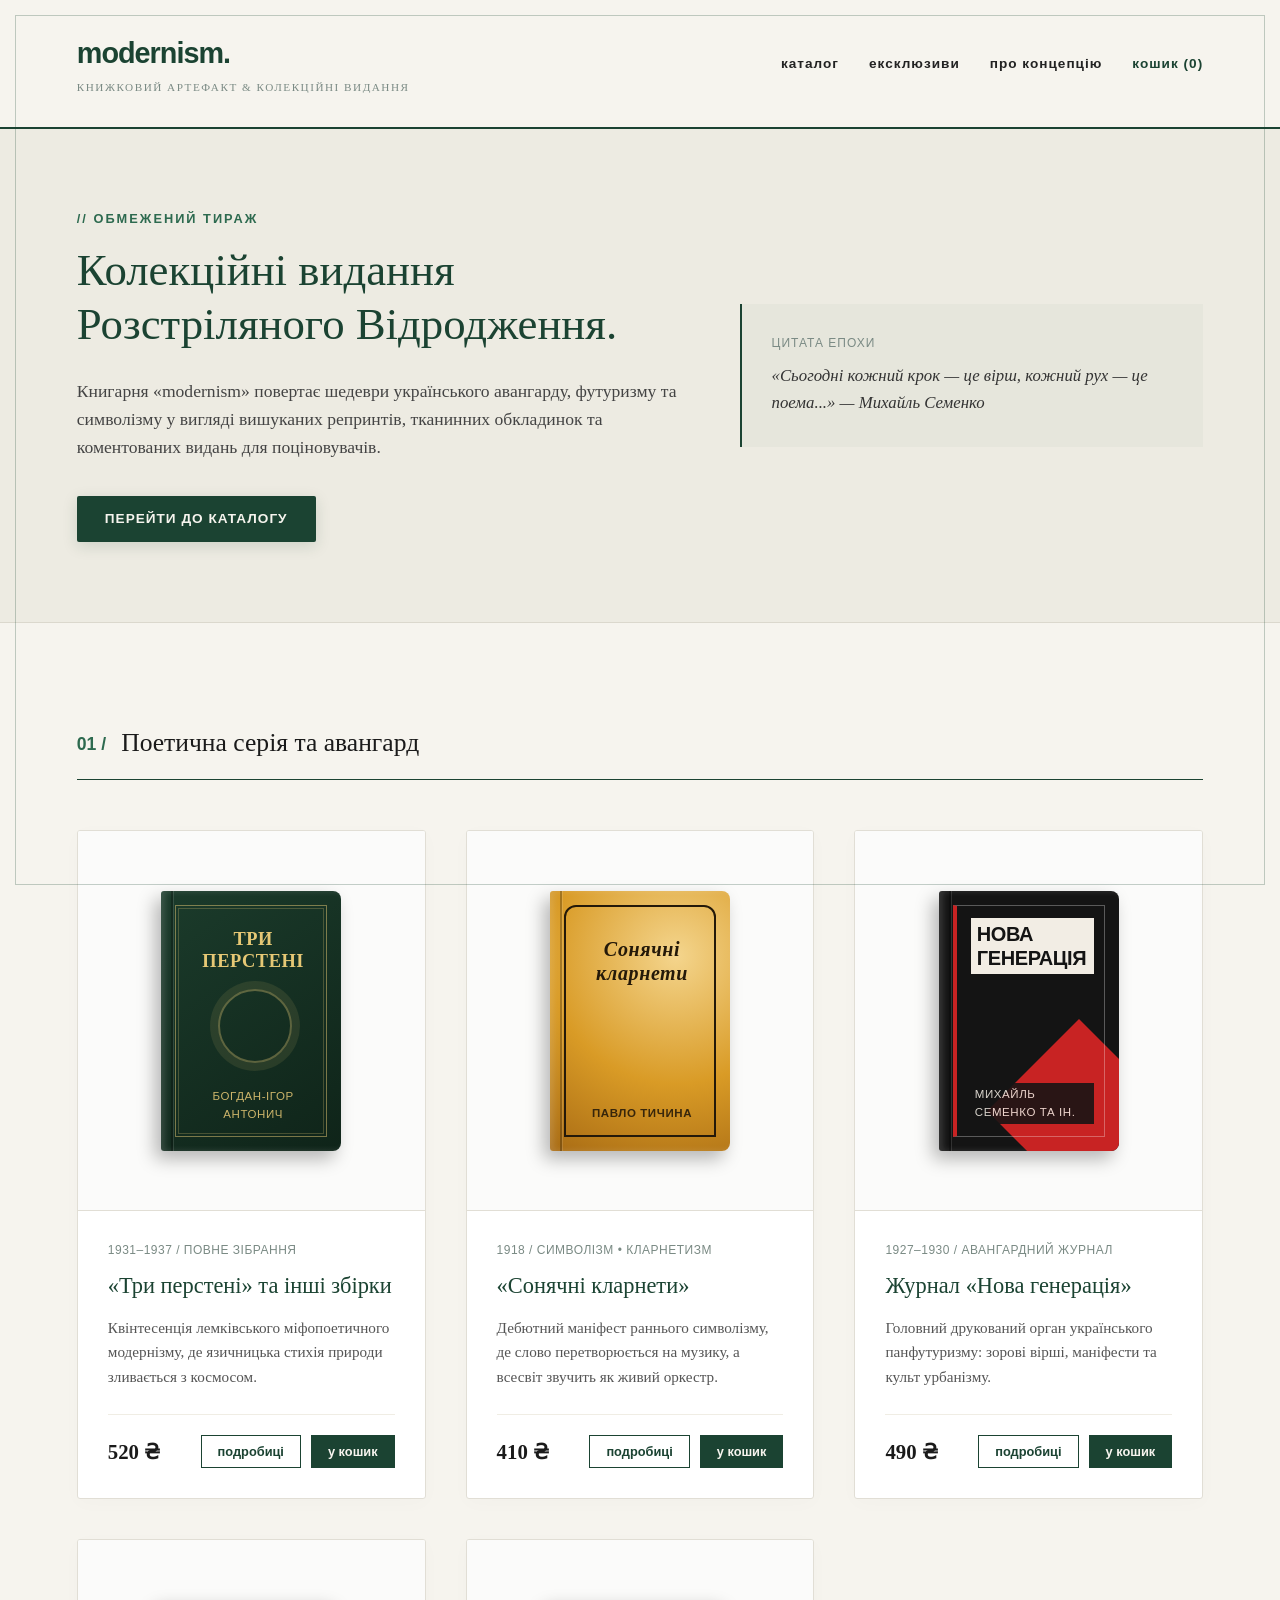
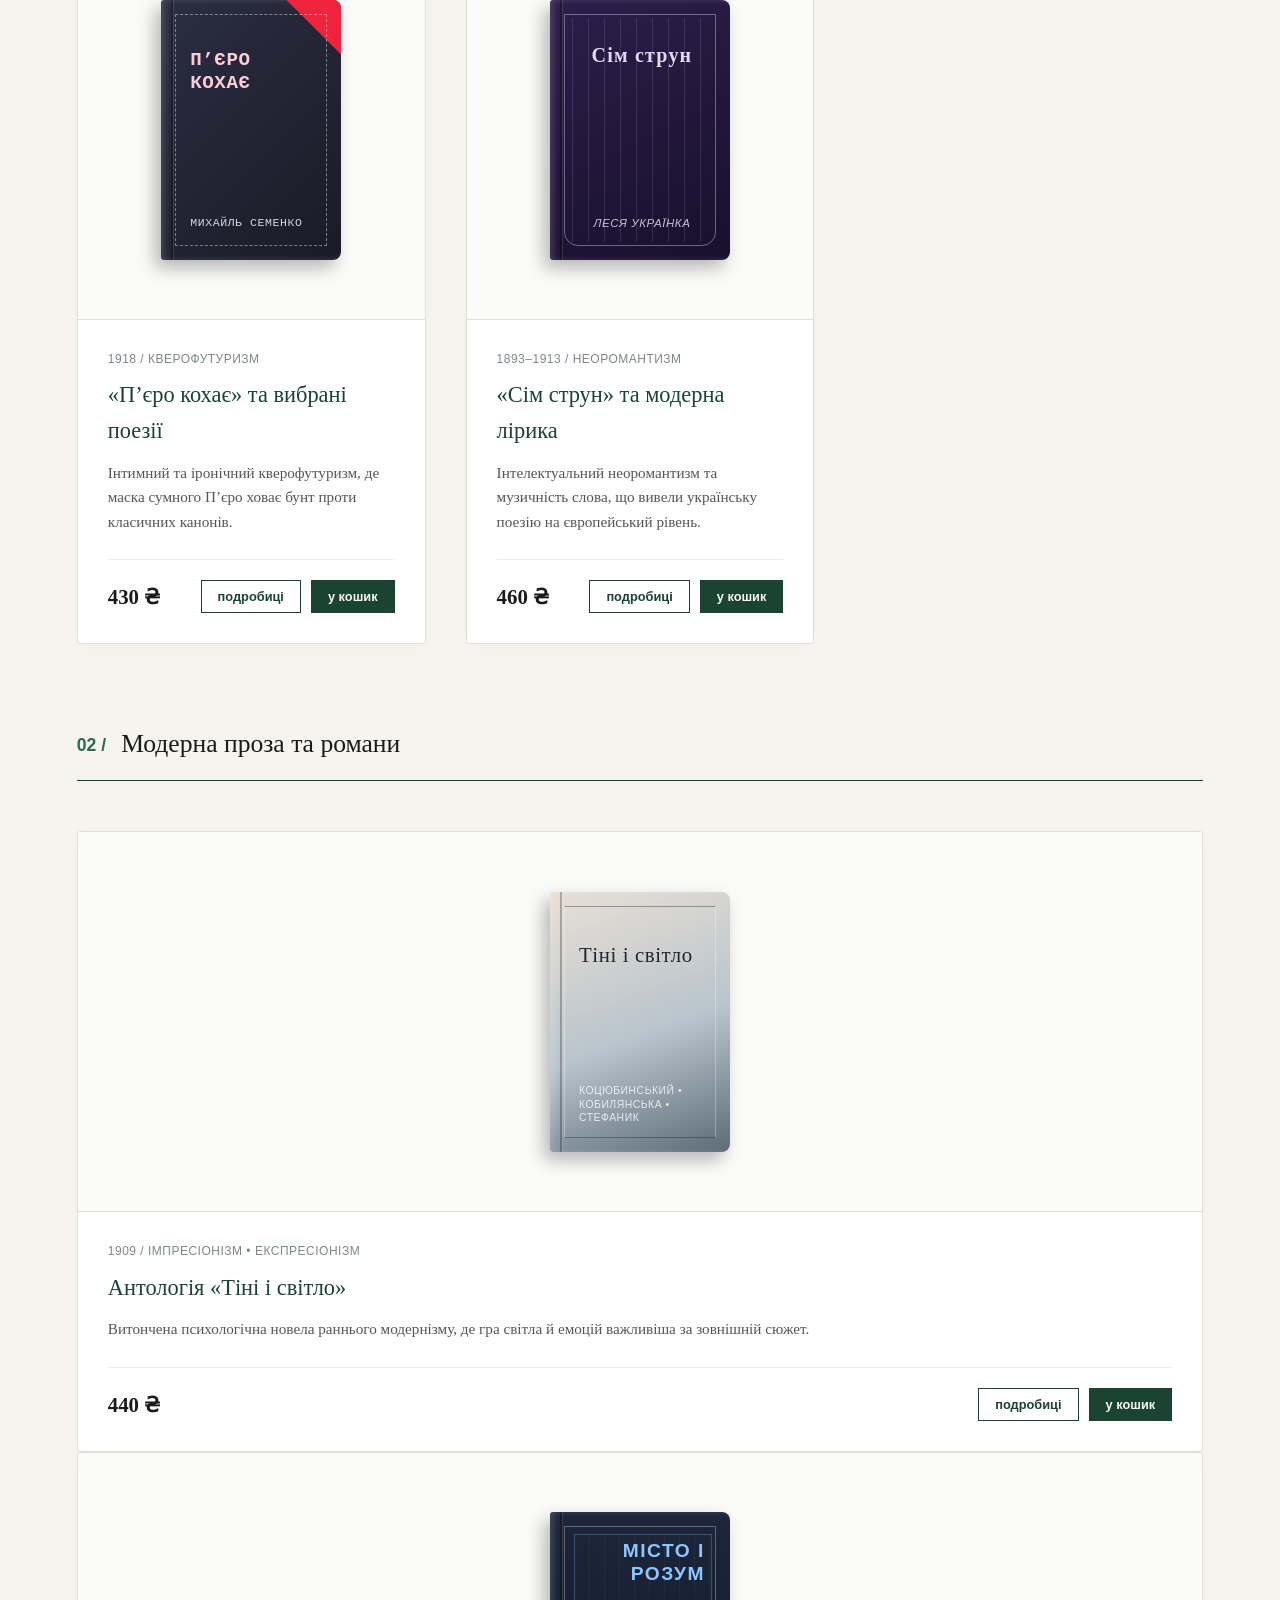
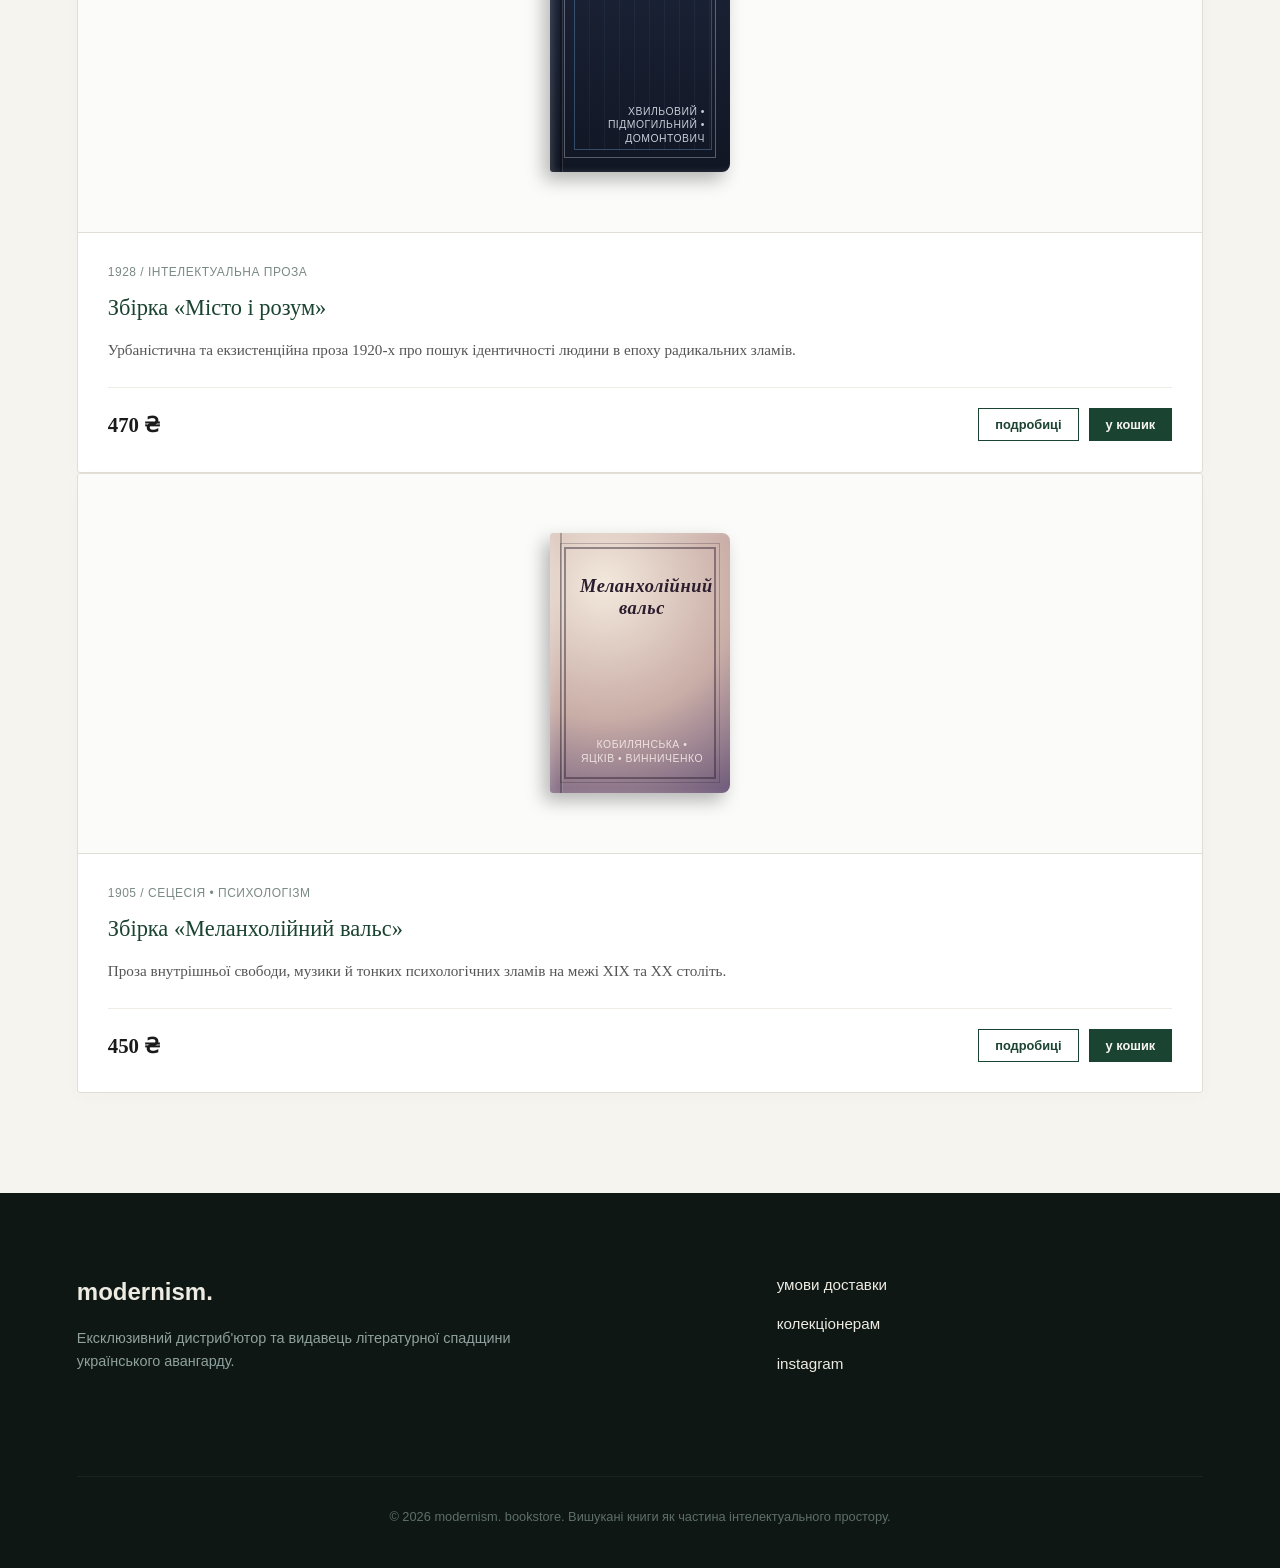
<file: index.html>
<!DOCTYPE html>
<html lang="uk">
<head>
    <meta charset="UTF-8">
    <meta name="viewport" content="width=device-width, initial-scale=1.0">
    <title>modernism | Магазин колекційних видань українського модернізму</title>
    <link rel="stylesheet" href="style.css">
</head>
<body>

    <div class="page-border"></div>

    <header>
        <div class="container header-flex">
            <div class="brand-zone">
                <a href="#" class="logo">modernism.</a>
                <span class="sub-logo">книжковий артефакт & колекційні видання</span>
            </div>
            <nav>
                <ul class="nav-links">
                    <li><a href="#catalog">каталог</a></li>
                    <li><a href="#exclusives">ексклюзиви</a></li>
                    <li><a href="#about">про концепцію</a></li>
                    <li><a href="cart.html" class="cart-link">кошик <span class="cart-count">(0)</span></a></li>
                </ul>
            </nav>
        </div>
    </header>

    <section class="hero-section" id="about">
        <div class="container hero-grid">
            <div class="hero-statement">
                <span class="catalog-tag">// обмежений тираж</span>
                <h1>Колекційні видання Розстріляного Відродження.</h1>
                <p>Книгарня «modernism» повертає шедеври українського авангарду, футуризму та символізму у вигляді вишуканих репринтів, тканинних обкладинок та коментованих видань для поціновувачів.</p>
                <a href="#catalog" class="cta-btn">перейти до каталогу</a>
            </div>
            <div class="hero-quote-box">
                <span class="quote-title">цитата епохи</span>
                <p class="quote-text">«Сьогодні кожний крок — це вірш, кожний рух — це поема...» — Михайль Семенко</p>
            </div>
        </div>
    </section>
    <main class="store-catalog" id="catalog">
        <div class="container">
            
            <div class="catalog-header">
                <span class="section-num">01 /</span>
                <h2>Поетична серія та авангард</h2>
            </div>
            
            <div class="products-grid">
                
<!-- Картка 1: Богдан-Ігор Антонич -->
<article class="product-card">
    <div class="product-image-box">
        <div class="book-cover cover-1">
            <div class="cover-inner">
                <span class="cover-title">Три перстені</span>
                <span class="cover-author">Богдан-Ігор Антонич</span>
            </div>
        </div>
    </div>
    <div class="product-info">
        <span class="product-meta">1931–1937 / повне зібрання</span>
        <h3 class="product-title">«Три перстені» та інші збірки</h3>
        <div class="product-description">
            <p class="short-text">Квінтесенція лемківського міфопоетичного модернізму, де язичницька стихія природи зливається з космосом.</p>
            <p class="full-text">Повне зібрання прижиттєвих та посмертних збірок Антонича («Привітання життя», «Три перстені», «Книга Лева», «Зелена Євангелія», «Ротації»). Видання доповнене архівними коментарями, шведським кремовим папером, тканинною палітуркою з золотим тисненням та реставрованими гравюрами 1930-х років.</p>
        </div>
        <div class="product-footer">
            <span class="price">520 ₴</span>
            <div class="action-buttons">
                <button class="details-btn">подробиці</button>
                <button class="buy-btn">у кошик</button>
            </div>
        </div>
    </div>
</article>

<!-- Картка 2: Павло Тичина -->
<article class="product-card">
    <div class="product-image-box">
        <div class="book-cover cover-2">
            <div class="cover-inner">
                <span class="cover-title">Сонячні кларнети</span>
                <span class="cover-author">Павло Тичина</span>
            </div>
        </div>
    </div>
    <div class="product-info">
        <span class="product-meta">1918 / символізм • кларнетизм</span>
        <h3 class="product-title">«Сонячні кларнети»</h3>
        <div class="product-description">
            <p class="short-text">Дебютний маніфест раннього символізму, де слово перетворюється на музику, а всесвіт звучить як живий оркестр.</p>
            <p class="full-text">Колекційне перевидання легендарної збірки, що змінила українську поезію. Збережено автентичну орфографію та ритміку першодруку 1918 року. Книга надрукована на дизайнерському текстурованому папері з репродукціями сецесійних віньєток та примітками літературознавців.</p>
        </div>
        <div class="product-footer">
            <span class="price">410 ₴</span>
            <div class="action-buttons">
                <button class="details-btn">подробиці</button>
                <button class="buy-btn">у кошик</button>
            </div>
        </div>
    </div>
</article>

<!-- Картка 3: Журнал «Нова генерація» -->
<article class="product-card">
    <div class="product-image-box">
        <div class="book-cover cover-3">
            <div class="cover-inner">
                <span class="cover-title">Нова генерація</span>
                <span class="cover-author">Михайль Семенко та ін.</span>
            </div>
        </div>
    </div>
    <div class="product-info">
        <span class="product-meta">1927–1930 / авангардний журнал</span>
        <h3 class="product-title">Журнал «Нова генерація»</h3>
        <div class="product-description">
            <p class="short-text">Головний друкований орган українського панфутуризму: зорові вірші, маніфести та культ урбанізму.</p>
            <p class="full-text">Факсимільний дайджест найяскравіших випусків легендарного журналу лівого авангарду за редакцією Михайля Семенка. Всередині — експериментальна типографіка, конструктивістські обкладинки, вірші Гео Шкурупія та Олекси Влизька, а також гострі дискусії про нове мистецтво та кіно.</p>
        </div>
        <div class="product-footer">
            <span class="price">490 ₴</span>
            <div class="action-buttons">
                <button class="details-btn">подробиці</button>
                <button class="buy-btn">у кошик</button>
            </div>
        </div>
    </div>
</article>
<article class="product-card">
    <div class="product-image-box">
        <div class="book-cover cover-6">
            <div class="cover-inner">
                <span class="cover-title">П’єро кохає</span>
                <span class="cover-author">Михайль Семенко</span>
            </div>
        </div>
    </div>
    <div class="product-info">
        <span class="product-meta">1918 / кверофутуризм</span>
        <h3 class="product-title">«П’єро кохає» та вибрані поезії</h3>
        <div class="product-description">
            <p class="short-text">Інтимний та іронічний кверофутуризм, де маска сумного П’єро ховає бунт проти класичних канонів.</p>
            <p class="full-text">Збірка експериментальної лірики засновника українського футуризму. Поєднання урбаністичних ритмів, фрагментованої мови та тонкої ліричної самоіронії. Видання оформлене у стилі книжкової графіки 1910-х років на щільному матовому папері з реставрованими автографами поета.</p>
        </div>
        <div class="product-footer">
            <span class="price">430 ₴</span>
            <div class="action-buttons">
                <button class="details-btn">подробиці</button>
                <button class="buy-btn">у кошик</button>
            </div>
        </div>
    </div>
</article>

<article class="product-card">
    <div class="product-image-box">
        <div class="book-cover cover-7">
            <div class="cover-inner">
                <span class="cover-title">Сім струн</span>
                <span class="cover-author">Леся Українка</span>
            </div>
        </div>
    </div>
    <div class="product-info">
        <span class="product-meta">1893–1913 / неоромантизм</span>
        <h3 class="product-title">«Сім струн» та модерна лірика</h3>
        <div class="product-description">
            <p class="short-text">Інтелектуальний неоромантизм та музичність слова, що вивели українську поезію на європейський рівень.</p>
            <p class="full-text">Вибрана лірика та поетичні цикли Лесі Українки, у яких філософська глибина поєднується з витонченою мелодикою вірша. Колекційне видання у твердій палітурці з тисненням сріблом, вступною статтею про європейський модернізм авторки та репродукціями її прижиттєвих листів.</p>
        </div>
        <div class="product-footer">
            <span class="price">460 ₴</span>
            <div class="action-buttons">
                <button class="details-btn">подробиці</button>
                <button class="buy-btn">у кошик</button>
            </div>
        </div>
    </div>
</article>

            </div>

            <div class="catalog-header" id="exclusives" style="margin-top: 80px;">
                <span class="section-num">02 /</span>
                <h2>Модерна проза та романи</h2>
            </div>

<!-- Картка 4: Тіні і світло -->
<article class="product-card">
    <div class="product-image-box">
        <div class="book-cover cover-4">
            <div class="cover-inner">
                <span class="cover-title">Тіні і світло</span>
                <span class="cover-author">Коцюбинський • Кобилянська • Стефаник</span>
            </div>
        </div>
    </div>
    <div class="product-info">
        <span class="product-meta">1909 / імпресіонізм • експресіонізм</span>
        <h3 class="product-title">Антологія «Тіні і світло»</h3>
        <div class="product-description">
            <p class="short-text">Витончена психологічна новела раннього модернізму, де гра світла й емоцій важливіша за зовнішній сюжет.</p>
            <p class="full-text">Тематична антологія шедеврів української психологічної прози початку ХХ століття. Книга поєднує імпресіоністичну акварельність Коцюбинського, неоромантичний потяг до краси Кобилянської та оголений нерв новел Стефаника. Тверда обкладинка з лясе та архівними фотографіями авторів.</p>
        </div>
        <div class="product-footer">
            <span class="price">440 ₴</span>
            <div class="action-buttons">
                <button class="details-btn">подробиці</button>
                <button class="buy-btn">у кошик</button>
            </div>
        </div>
    </div>
</article>

<!-- Картка 5: Місто і розум -->
<article class="product-card">
    <div class="product-image-box">
        <div class="book-cover cover-5">
            <div class="cover-inner">
                <span class="cover-title">Місто і розум</span>
                <span class="cover-author">Хвильовий • Підмогильний • Домонтович</span>
            </div>
        </div>
    </div>
    <div class="product-info">
        <span class="product-meta">1928 / інтелектуальна проза</span>
        <h3 class="product-title">Збірка «Місто і розум»</h3>
        <div class="product-description">
            <p class="short-text">Урбаністична та екзистенційна проза 1920-х про пошук ідентичності людини в епоху радикальних зламів.</p>
            <p class="full-text">Збірка знакових текстів «Розстріляного відродження», що перенесли українську прозу у простір великого міста та філософських рефлексій. Лімітований тираж із реставрованими ілюстраціями Анатоля Петрицького, щільним небіленим папером та вступною статтею про київський і харківський модернізм.</p>
        </div>
        <div class="product-footer">
            <span class="price">470 ₴</span>
            <div class="action-buttons">
                <button class="details-btn">подробиці</button>
                <button class="buy-btn">у кошик</button>
            </div>
        </div>
    </div>
</article>

<article class="product-card">
    <div class="product-image-box">
        <div class="book-cover cover-8">
            <div class="cover-inner">
                <span class="cover-title">Меланхолійний вальс</span>
                <span class="cover-author">Кобилянська • Яцків • Винниченко</span>
            </div>
        </div>
    </div>
    <div class="product-info">
        <span class="product-meta">1905 / сецесія • психологізм</span>
        <h3 class="product-title">Збірка «Меланхолійний вальс»</h3>
        <div class="product-description">
            <p class="short-text">Проза внутрішньої свободи, музики й тонких психологічних зламів на межі ХІХ та ХХ століть.</p>
            <p class="full-text">Антологія модерністської новелістики, присвячена пошуку краси, творчої самореалізації та глибоким переживанням інтелігенції зламу епох. Книга надрукована на кремовому папері з декоративними сецесійними заставками та коментарями дослідників галицького й наддніпрянського модернізму.</p>
        </div>
        <div class="product-footer">
            <span class="price">450 ₴</span>
            <div class="action-buttons">
                <button class="details-btn">подробиці</button>
                <button class="buy-btn">у кошик</button>
            </div>
        </div>
    </div>
</article>

            </div>
        </div>
    </main>

    <footer>
        <div class="container footer-grid">
            <div class="footer-info">
                <h3>modernism.</h3>
                <p>Ексклюзивний дистриб'ютор та видавець літературної спадщини українського авангарду.</p>
            </div>
            <div class="footer-nav">
                <a href="#">умови доставки</a>
                <a href="#">колекціонерам</a>
                <a href="#">instagram</a>
            </div>
            <div class="footer-bottom">
                <p>&copy; 2026 modernism. bookstore. Вишукані книги як частина інтелектуального простору.</p>
            </div>
        </div>
    </footer>

    <script src="script.js"></script>
</body>
</html>
</file>
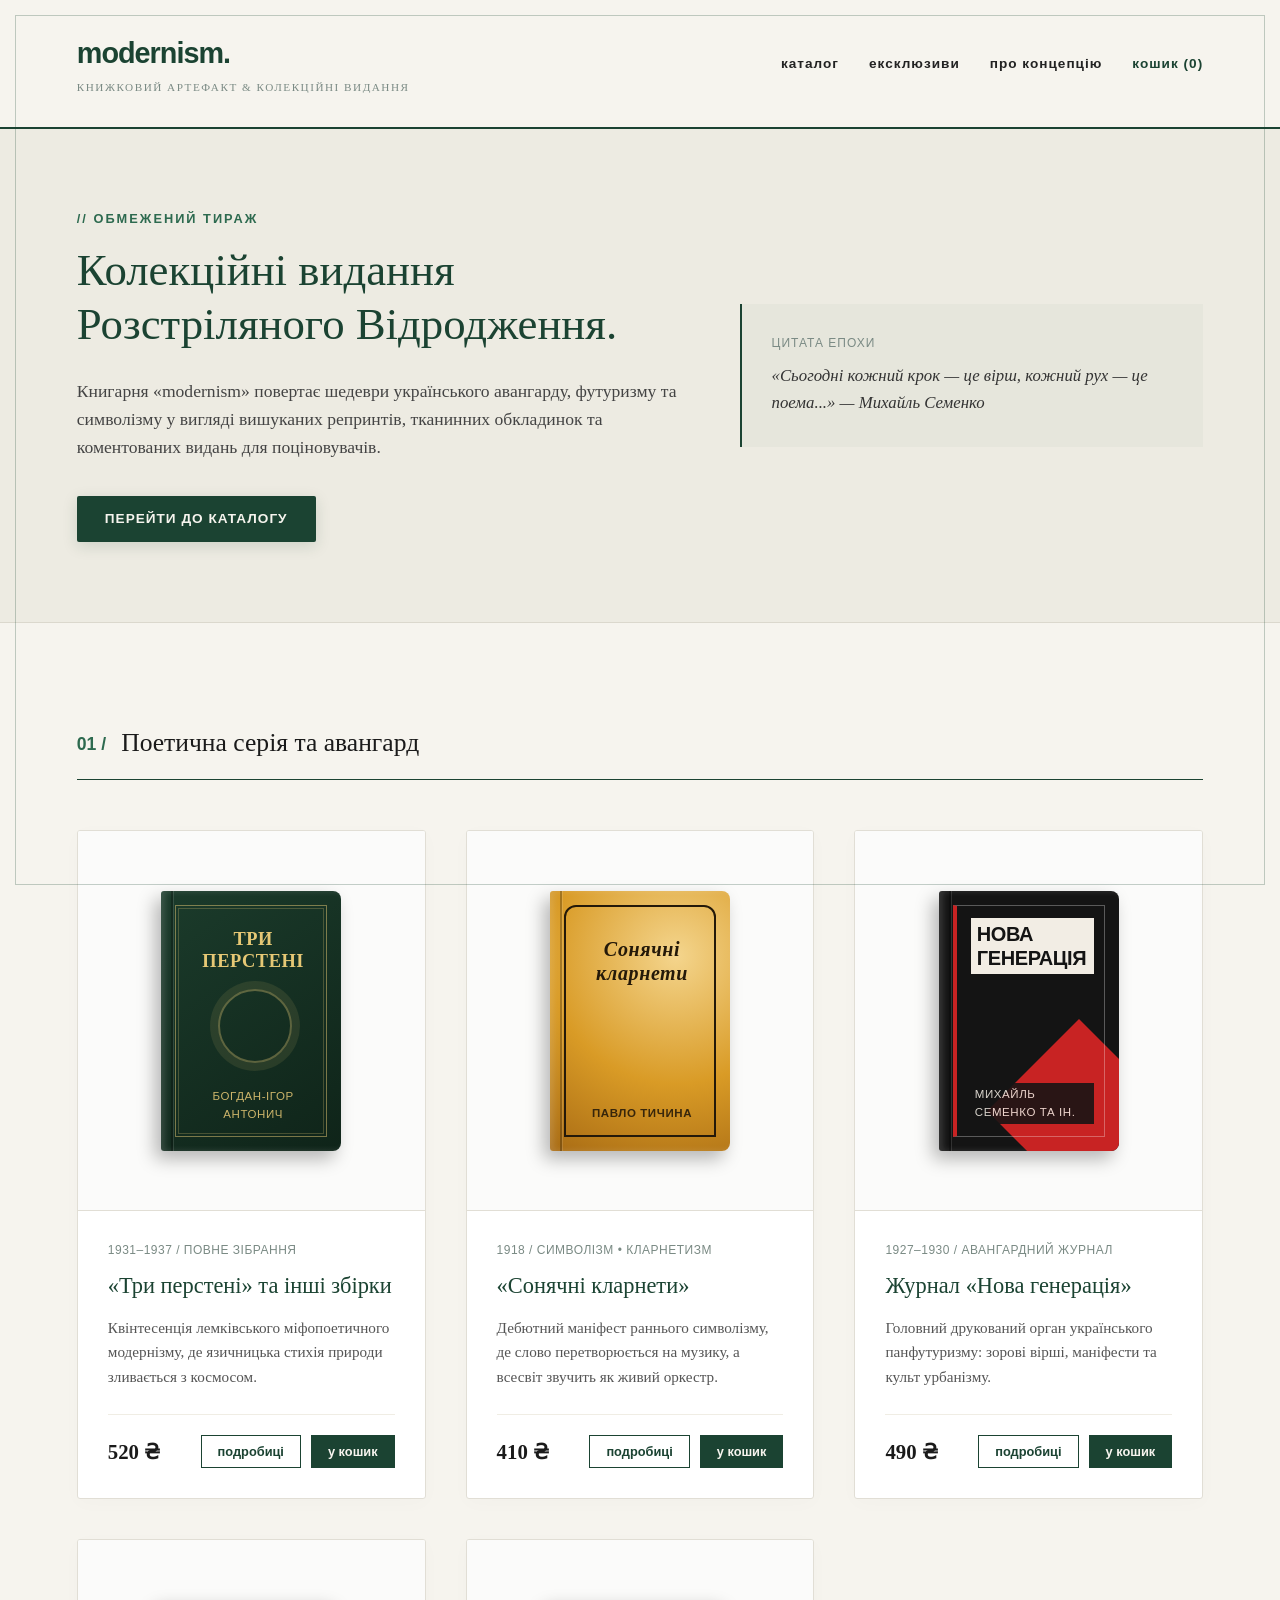
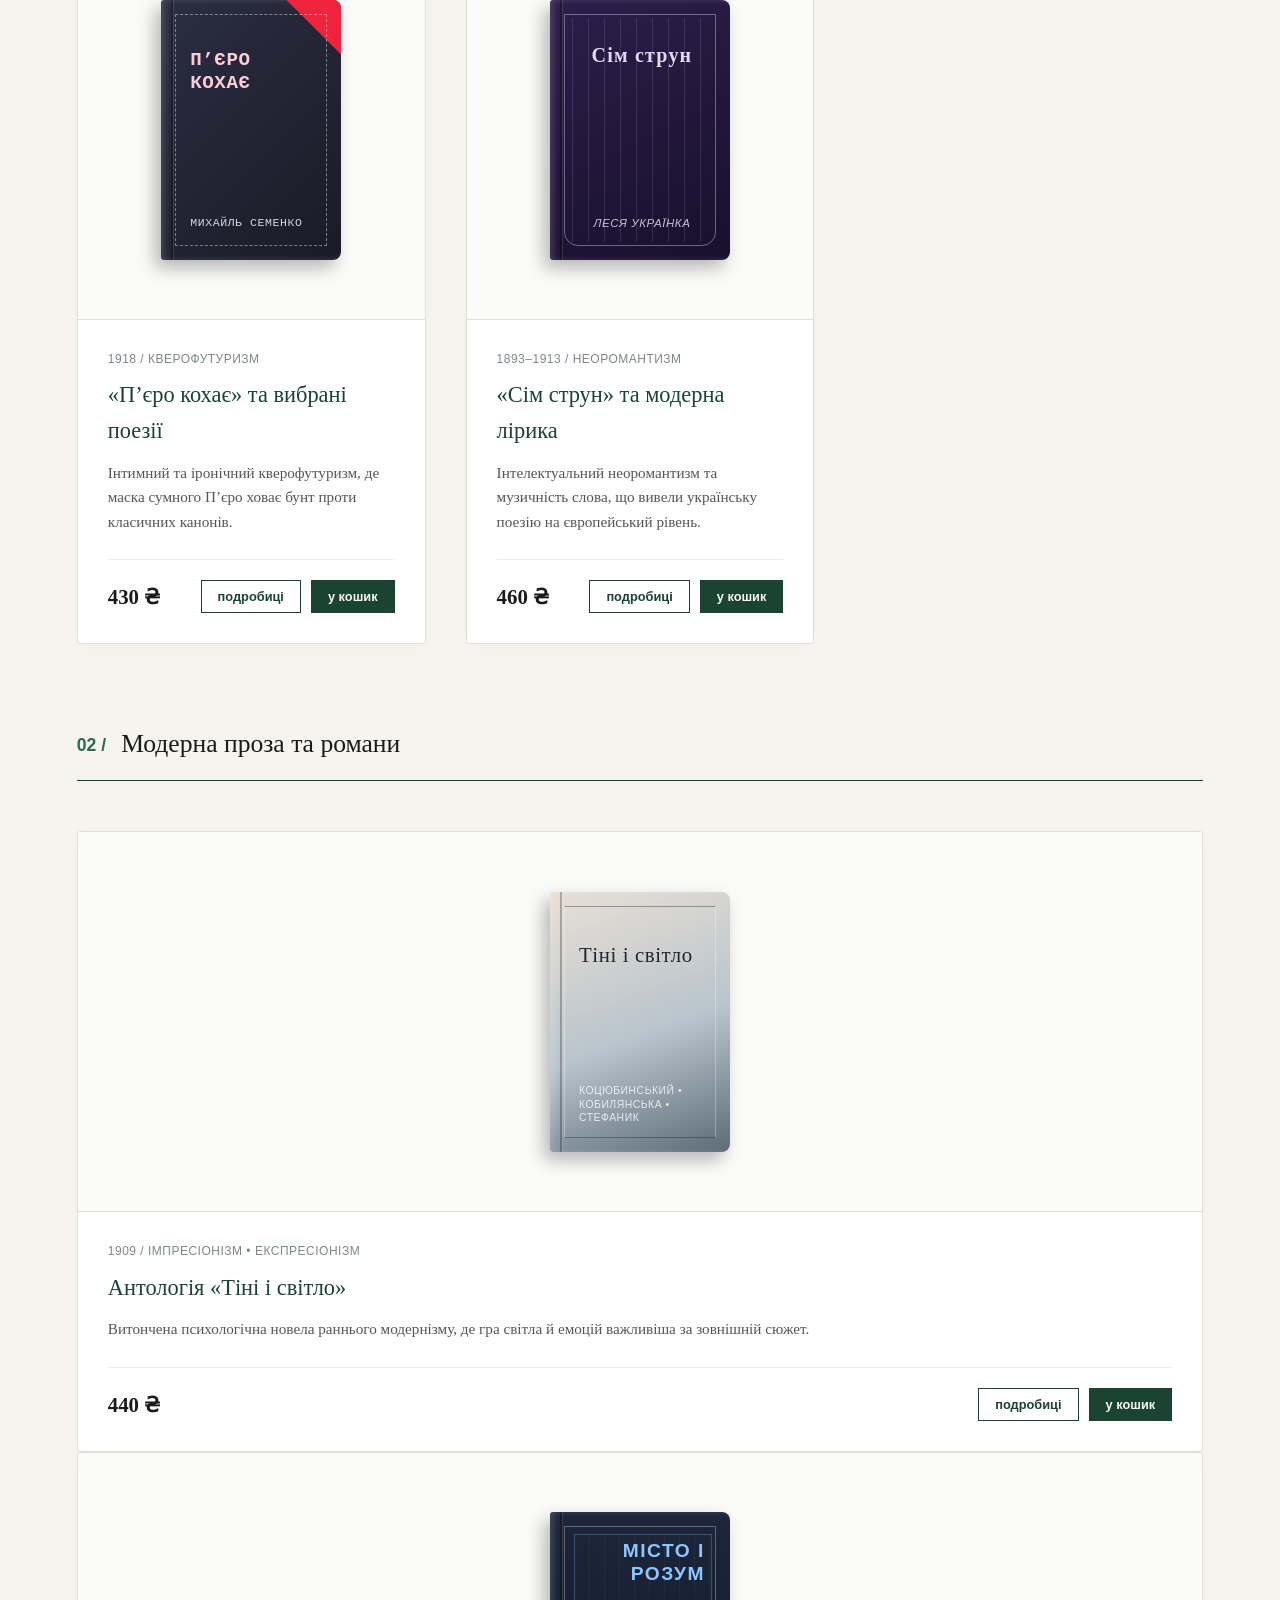
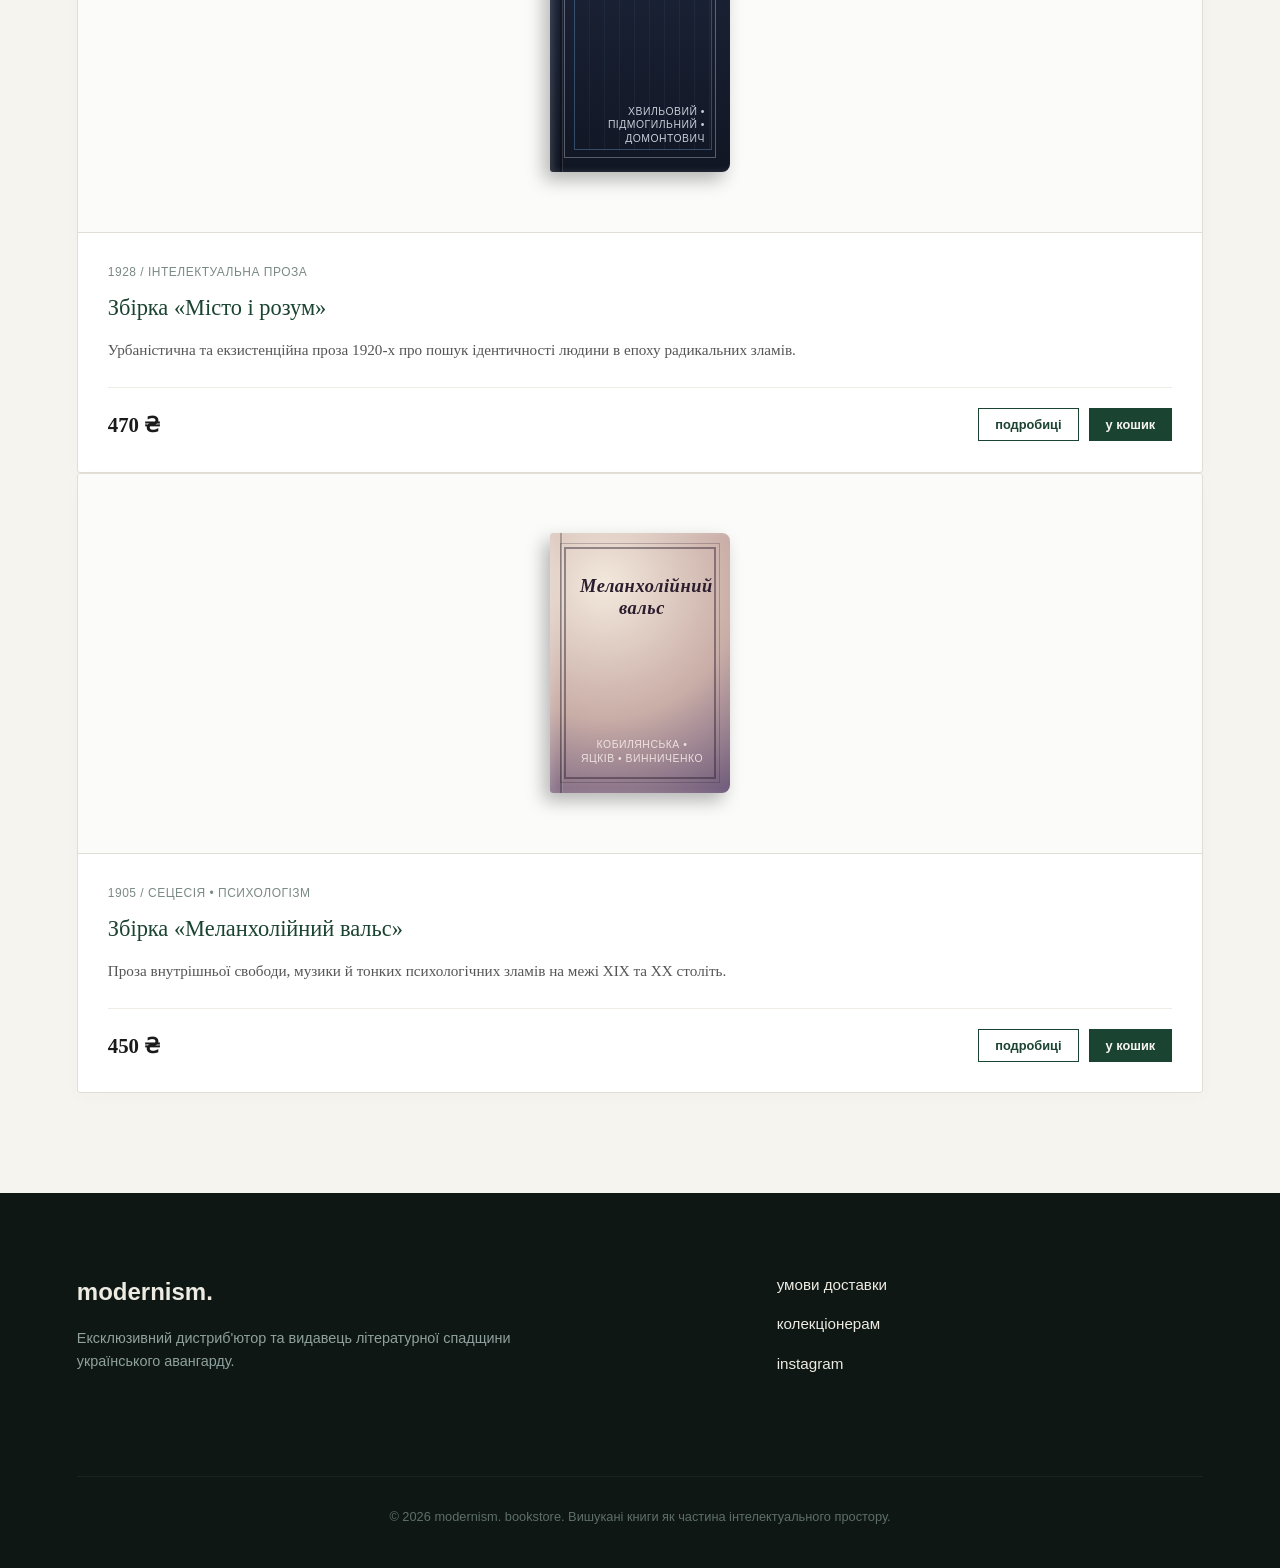
<file: Нова папка/index.html>
<!DOCTYPE html>
<html lang="uk">
<head>
    <meta charset="UTF-8">
    <meta name="viewport" content="width=device-width, initial-scale=1.0">
    <title>modernism | Магазин колекційних видань українського модернізму</title>
    <link rel="stylesheet" href="style.css">
</head>
<body>

    <div class="page-border"></div>

    <header>
        <div class="container header-flex">
            <div class="brand-zone">
                <a href="#" class="logo">modernism.</a>
                <span class="sub-logo">книжковий артефакт & колекційні видання</span>
            </div>
            <nav>
                <ul class="nav-links">
                    <li><a href="#catalog">каталог</a></li>
                    <li><a href="#exclusives">ексклюзиви</a></li>
                    <li><a href="#about">про концепцію</a></li>
                    <li><a href="cart.html" class="cart-link">кошик <span class="cart-count">(0)</span></a></li>
                </ul>
            </nav>
        </div>
    </header>

    <section class="hero-section" id="about">
        <div class="container hero-grid">
            <div class="hero-statement">
                <span class="catalog-tag">// обмежений тираж</span>
                <h1>Колекційні видання Розстріляного Відродження.</h1>
                <p>Книгарня «modernism» повертає шедеври українського авангарду, футуризму та символізму у вигляді вишуканих репринтів, тканинних обкладинок та коментованих видань для поціновувачів.</p>
                <a href="#catalog" class="cta-btn">перейти до каталогу</a>
            </div>
            <div class="hero-quote-box">
                <span class="quote-title">цитата епохи</span>
                <p class="quote-text">«Сьогодні кожний крок — це вірш, кожний рух — це поема...» — Михайль Семенко</p>
            </div>
        </div>
    </section>
    <main class="store-catalog" id="catalog">
        <div class="container">
            
            <div class="catalog-header">
                <span class="section-num">01 /</span>
                <h2>Поетична серія та авангард</h2>
            </div>
            
            <div class="products-grid">
                
<!-- Картка 1: Богдан-Ігор Антонич -->
<article class="product-card">
    <div class="product-image-box">
        <div class="book-cover cover-1">
            <div class="cover-inner">
                <span class="cover-title">Три перстені</span>
                <span class="cover-author">Богдан-Ігор Антонич</span>
            </div>
        </div>
    </div>
    <div class="product-info">
        <span class="product-meta">1931–1937 / повне зібрання</span>
        <h3 class="product-title">«Три перстені» та інші збірки</h3>
        <div class="product-description">
            <p class="short-text">Квінтесенція лемківського міфопоетичного модернізму, де язичницька стихія природи зливається з космосом.</p>
            <p class="full-text">Повне зібрання прижиттєвих та посмертних збірок Антонича («Привітання життя», «Три перстені», «Книга Лева», «Зелена Євангелія», «Ротації»). Видання доповнене архівними коментарями, шведським кремовим папером, тканинною палітуркою з золотим тисненням та реставрованими гравюрами 1930-х років.</p>
        </div>
        <div class="product-footer">
            <span class="price">520 ₴</span>
            <div class="action-buttons">
                <button class="details-btn">подробиці</button>
                <button class="buy-btn">у кошик</button>
            </div>
        </div>
    </div>
</article>

<!-- Картка 2: Павло Тичина -->
<article class="product-card">
    <div class="product-image-box">
        <div class="book-cover cover-2">
            <div class="cover-inner">
                <span class="cover-title">Сонячні кларнети</span>
                <span class="cover-author">Павло Тичина</span>
            </div>
        </div>
    </div>
    <div class="product-info">
        <span class="product-meta">1918 / символізм • кларнетизм</span>
        <h3 class="product-title">«Сонячні кларнети»</h3>
        <div class="product-description">
            <p class="short-text">Дебютний маніфест раннього символізму, де слово перетворюється на музику, а всесвіт звучить як живий оркестр.</p>
            <p class="full-text">Колекційне перевидання легендарної збірки, що змінила українську поезію. Збережено автентичну орфографію та ритміку першодруку 1918 року. Книга надрукована на дизайнерському текстурованому папері з репродукціями сецесійних віньєток та примітками літературознавців.</p>
        </div>
        <div class="product-footer">
            <span class="price">410 ₴</span>
            <div class="action-buttons">
                <button class="details-btn">подробиці</button>
                <button class="buy-btn">у кошик</button>
            </div>
        </div>
    </div>
</article>

<!-- Картка 3: Журнал «Нова генерація» -->
<article class="product-card">
    <div class="product-image-box">
        <div class="book-cover cover-3">
            <div class="cover-inner">
                <span class="cover-title">Нова генерація</span>
                <span class="cover-author">Михайль Семенко та ін.</span>
            </div>
        </div>
    </div>
    <div class="product-info">
        <span class="product-meta">1927–1930 / авангардний журнал</span>
        <h3 class="product-title">Журнал «Нова генерація»</h3>
        <div class="product-description">
            <p class="short-text">Головний друкований орган українського панфутуризму: зорові вірші, маніфести та культ урбанізму.</p>
            <p class="full-text">Факсимільний дайджест найяскравіших випусків легендарного журналу лівого авангарду за редакцією Михайля Семенка. Всередині — експериментальна типографіка, конструктивістські обкладинки, вірші Гео Шкурупія та Олекси Влизька, а також гострі дискусії про нове мистецтво та кіно.</p>
        </div>
        <div class="product-footer">
            <span class="price">490 ₴</span>
            <div class="action-buttons">
                <button class="details-btn">подробиці</button>
                <button class="buy-btn">у кошик</button>
            </div>
        </div>
    </div>
</article>
<article class="product-card">
    <div class="product-image-box">
        <div class="book-cover cover-6">
            <div class="cover-inner">
                <span class="cover-title">П’єро кохає</span>
                <span class="cover-author">Михайль Семенко</span>
            </div>
        </div>
    </div>
    <div class="product-info">
        <span class="product-meta">1918 / кверофутуризм</span>
        <h3 class="product-title">«П’єро кохає» та вибрані поезії</h3>
        <div class="product-description">
            <p class="short-text">Інтимний та іронічний кверофутуризм, де маска сумного П’єро ховає бунт проти класичних канонів.</p>
            <p class="full-text">Збірка експериментальної лірики засновника українського футуризму. Поєднання урбаністичних ритмів, фрагментованої мови та тонкої ліричної самоіронії. Видання оформлене у стилі книжкової графіки 1910-х років на щільному матовому папері з реставрованими автографами поета.</p>
        </div>
        <div class="product-footer">
            <span class="price">430 ₴</span>
            <div class="action-buttons">
                <button class="details-btn">подробиці</button>
                <button class="buy-btn">у кошик</button>
            </div>
        </div>
    </div>
</article>

<article class="product-card">
    <div class="product-image-box">
        <div class="book-cover cover-7">
            <div class="cover-inner">
                <span class="cover-title">Сім струн</span>
                <span class="cover-author">Леся Українка</span>
            </div>
        </div>
    </div>
    <div class="product-info">
        <span class="product-meta">1893–1913 / неоромантизм</span>
        <h3 class="product-title">«Сім струн» та модерна лірика</h3>
        <div class="product-description">
            <p class="short-text">Інтелектуальний неоромантизм та музичність слова, що вивели українську поезію на європейський рівень.</p>
            <p class="full-text">Вибрана лірика та поетичні цикли Лесі Українки, у яких філософська глибина поєднується з витонченою мелодикою вірша. Колекційне видання у твердій палітурці з тисненням сріблом, вступною статтею про європейський модернізм авторки та репродукціями її прижиттєвих листів.</p>
        </div>
        <div class="product-footer">
            <span class="price">460 ₴</span>
            <div class="action-buttons">
                <button class="details-btn">подробиці</button>
                <button class="buy-btn">у кошик</button>
            </div>
        </div>
    </div>
</article>

            </div>

            <div class="catalog-header" id="exclusives" style="margin-top: 80px;">
                <span class="section-num">02 /</span>
                <h2>Модерна проза та романи</h2>
            </div>

<!-- Картка 4: Тіні і світло -->
<article class="product-card">
    <div class="product-image-box">
        <div class="book-cover cover-4">
            <div class="cover-inner">
                <span class="cover-title">Тіні і світло</span>
                <span class="cover-author">Коцюбинський • Кобилянська • Стефаник</span>
            </div>
        </div>
    </div>
    <div class="product-info">
        <span class="product-meta">1909 / імпресіонізм • експресіонізм</span>
        <h3 class="product-title">Антологія «Тіні і світло»</h3>
        <div class="product-description">
            <p class="short-text">Витончена психологічна новела раннього модернізму, де гра світла й емоцій важливіша за зовнішній сюжет.</p>
            <p class="full-text">Тематична антологія шедеврів української психологічної прози початку ХХ століття. Книга поєднує імпресіоністичну акварельність Коцюбинського, неоромантичний потяг до краси Кобилянської та оголений нерв новел Стефаника. Тверда обкладинка з лясе та архівними фотографіями авторів.</p>
        </div>
        <div class="product-footer">
            <span class="price">440 ₴</span>
            <div class="action-buttons">
                <button class="details-btn">подробиці</button>
                <button class="buy-btn">у кошик</button>
            </div>
        </div>
    </div>
</article>

<!-- Картка 5: Місто і розум -->
<article class="product-card">
    <div class="product-image-box">
        <div class="book-cover cover-5">
            <div class="cover-inner">
                <span class="cover-title">Місто і розум</span>
                <span class="cover-author">Хвильовий • Підмогильний • Домонтович</span>
            </div>
        </div>
    </div>
    <div class="product-info">
        <span class="product-meta">1928 / інтелектуальна проза</span>
        <h3 class="product-title">Збірка «Місто і розум»</h3>
        <div class="product-description">
            <p class="short-text">Урбаністична та екзистенційна проза 1920-х про пошук ідентичності людини в епоху радикальних зламів.</p>
            <p class="full-text">Збірка знакових текстів «Розстріляного відродження», що перенесли українську прозу у простір великого міста та філософських рефлексій. Лімітований тираж із реставрованими ілюстраціями Анатоля Петрицького, щільним небіленим папером та вступною статтею про київський і харківський модернізм.</p>
        </div>
        <div class="product-footer">
            <span class="price">470 ₴</span>
            <div class="action-buttons">
                <button class="details-btn">подробиці</button>
                <button class="buy-btn">у кошик</button>
            </div>
        </div>
    </div>
</article>

<article class="product-card">
    <div class="product-image-box">
        <div class="book-cover cover-8">
            <div class="cover-inner">
                <span class="cover-title">Меланхолійний вальс</span>
                <span class="cover-author">Кобилянська • Яцків • Винниченко</span>
            </div>
        </div>
    </div>
    <div class="product-info">
        <span class="product-meta">1905 / сецесія • психологізм</span>
        <h3 class="product-title">Збірка «Меланхолійний вальс»</h3>
        <div class="product-description">
            <p class="short-text">Проза внутрішньої свободи, музики й тонких психологічних зламів на межі ХІХ та ХХ століть.</p>
            <p class="full-text">Антологія модерністської новелістики, присвячена пошуку краси, творчої самореалізації та глибоким переживанням інтелігенції зламу епох. Книга надрукована на кремовому папері з декоративними сецесійними заставками та коментарями дослідників галицького й наддніпрянського модернізму.</p>
        </div>
        <div class="product-footer">
            <span class="price">450 ₴</span>
            <div class="action-buttons">
                <button class="details-btn">подробиці</button>
                <button class="buy-btn">у кошик</button>
            </div>
        </div>
    </div>
</article>

            </div>
        </div>
    </main>

    <footer>
        <div class="container footer-grid">
            <div class="footer-info">
                <h3>modernism.</h3>
                <p>Ексклюзивний дистриб'ютор та видавець літературної спадщини українського авангарду.</p>
            </div>
            <div class="footer-nav">
                <a href="#">умови доставки</a>
                <a href="#">колекціонерам</a>
                <a href="#">instagram</a>
            </div>
            <div class="footer-bottom">
                <p>&copy; 2026 modernism. bookstore. Вишукані книги як частина інтелектуального простору.</p>
            </div>
        </div>
    </footer>

    <script src="script.js"></script>
</body>
</html>
</file>
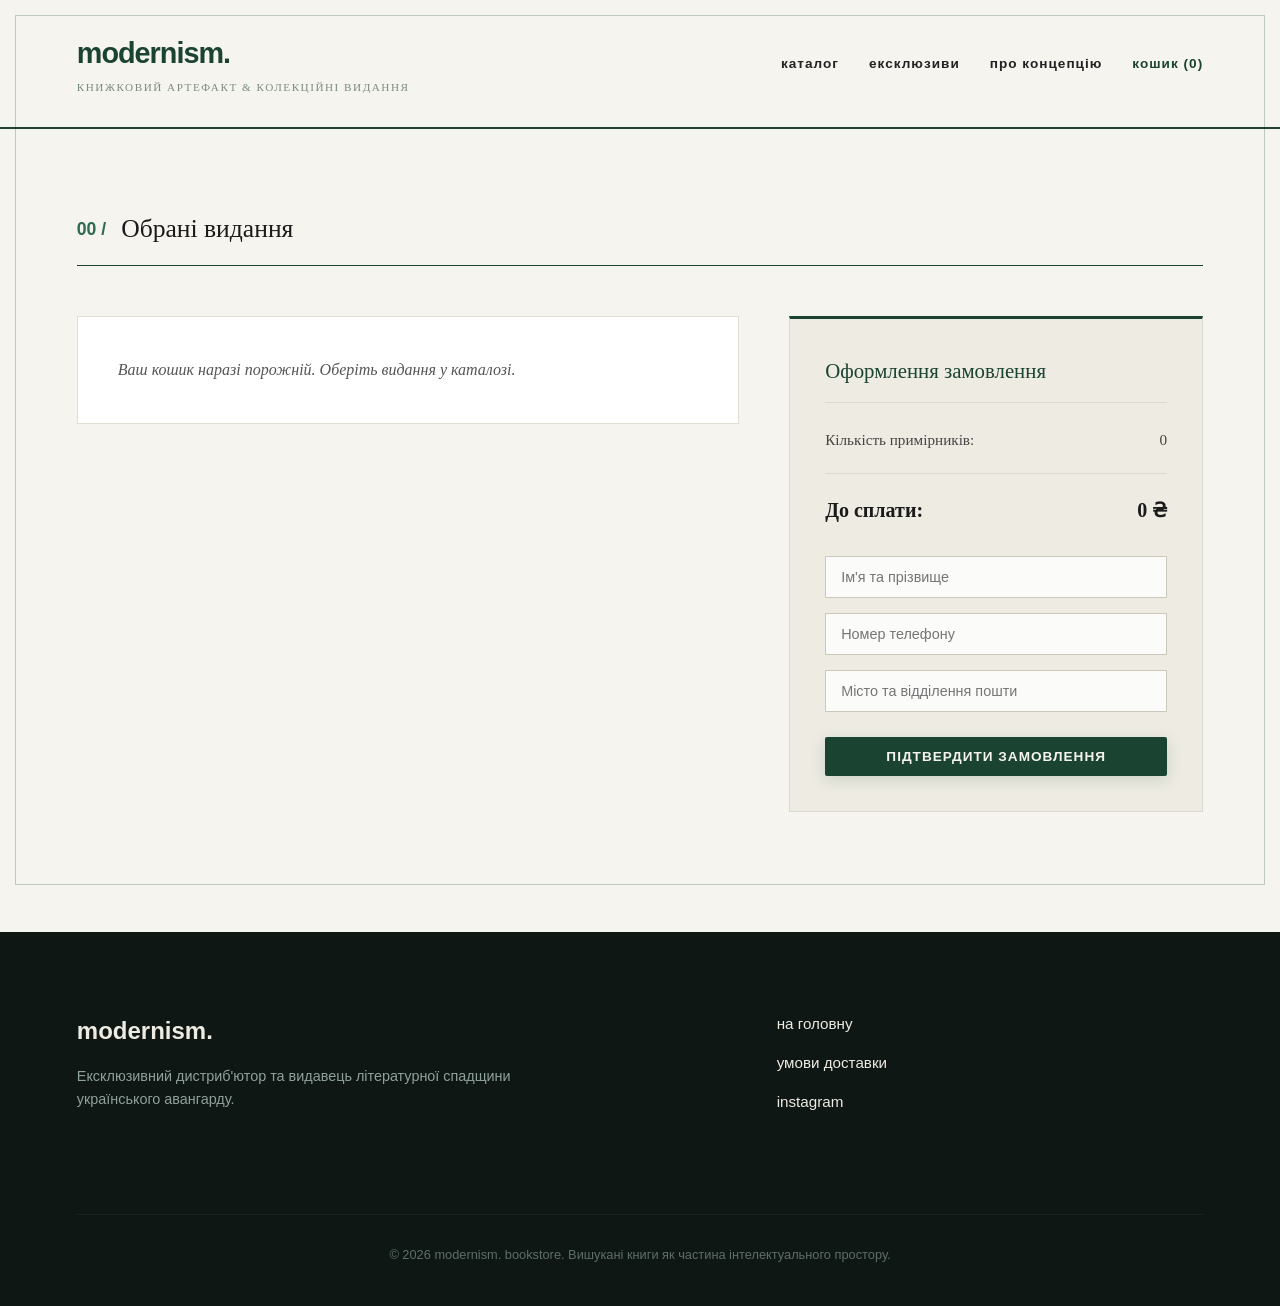
<file: cart.html>
<!DOCTYPE html>
<html lang="uk">
<head>
    <meta charset="UTF-8">
    <meta name="viewport" content="width=device-width, initial-scale=1.0">
    <title>modernism | Кошик замовлень</title>
    <link rel="stylesheet" href="style.css">
</head>
<body>

    <div class="page-border"></div>

    <header>
        <div class="container header-flex">
            <div class="brand-zone">
                <a href="index.html" class="logo">modernism.</a>
                <span class="sub-logo">книжковий артефакт & колекційні видання</span>
            </div>
            <nav>
                <ul class="nav-links">
                    <li><a href="index.html">каталог</a></li>
                    <li><a href="index.html#exclusives">ексклюзиви</a></li>
                    <li><a href="index.html#about">про концепцію</a></li>
                    <li><a href="cart.html" class="cart-link">кошик <span class="cart-count">(0)</span></a></li>
                </ul>
            </nav>
        </div>
    </header>

    <main class="cart-section">
        <div class="container">
            <div class="catalog-header">
                <span class="section-num">00 /</span>
                <h2>Обрані видання</h2>
            </div>

            <div class="cart-layout">
                <div class="cart-items-container" id="cart-items">
                    <p class="empty-cart-msg">Ваш кошик наразі порожній. Оберіть видання у каталозі.</p>
                </div>

                <aside class="cart-summary">
                    <h3>Оформлення замовлення</h3>
                    <div class="summary-row">
                        <span>Кількість примірників:</span>
                        <span id="total-qty">0</span>
                    </div>
                    <div class="summary-row total-price-row">
                        <span>До сплати:</span>
                        <span id="total-price">0 ₴</span>
                    </div>

                    <form class="checkout-form" id="checkout-form">
                        <input type="text" placeholder="Ім'я та прізвище" required>
                        <input type="tel" placeholder="Номер телефону" required>
                        <input type="text" placeholder="Місто та відділення пошти" required>
                        <button type="submit" class="cta-btn full-width-btn">підтвердити замовлення</button>
                    </form>
                </aside>
            </div>
        </div>
    </main>

    <footer>
        <div class="container footer-grid">
            <div class="footer-info">
                <h3>modernism.</h3>
                <p>Ексклюзивний дистриб'ютор та видавець літературної спадщини українського авангарду.</p>
            </div>
            <div class="footer-nav">
                <a href="index.html">на головну</a>
                <a href="#">умови доставки</a>
                <a href="#">instagram</a>
            </div>
            <div class="footer-bottom">
                <p>&copy; 2026 modernism. bookstore. Вишукані книги як частина інтелектуального простору.</p>
            </div>
        </div>
    </footer>

    <script src="script.js"></script>
</body>
</html>
</file>
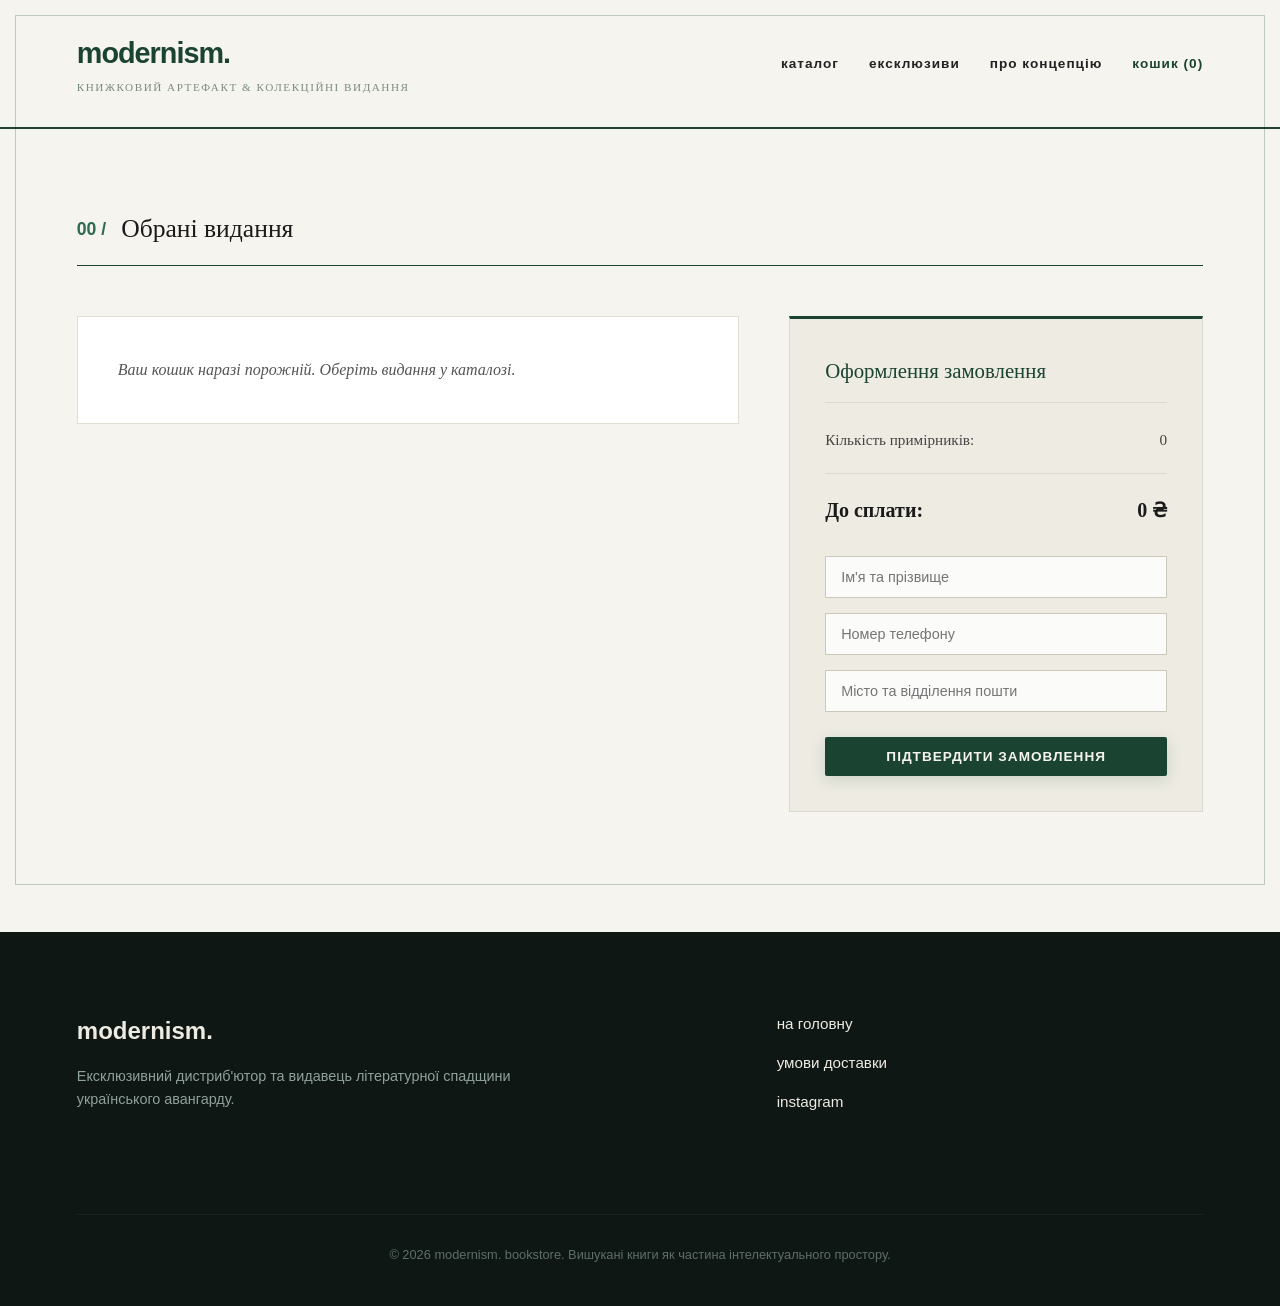
<file: Нова папка/cart.html>
<!DOCTYPE html>
<html lang="uk">
<head>
    <meta charset="UTF-8">
    <meta name="viewport" content="width=device-width, initial-scale=1.0">
    <title>modernism | Кошик замовлень</title>
    <link rel="stylesheet" href="style.css">
</head>
<body>

    <div class="page-border"></div>

    <header>
        <div class="container header-flex">
            <div class="brand-zone">
                <a href="index.html" class="logo">modernism.</a>
                <span class="sub-logo">книжковий артефакт & колекційні видання</span>
            </div>
            <nav>
                <ul class="nav-links">
                    <li><a href="index.html">каталог</a></li>
                    <li><a href="index.html#exclusives">ексклюзиви</a></li>
                    <li><a href="index.html#about">про концепцію</a></li>
                    <li><a href="cart.html" class="cart-link">кошик <span class="cart-count">(0)</span></a></li>
                </ul>
            </nav>
        </div>
    </header>

    <main class="cart-section">
        <div class="container">
            <div class="catalog-header">
                <span class="section-num">00 /</span>
                <h2>Обрані видання</h2>
            </div>

            <div class="cart-layout">
                <div class="cart-items-container" id="cart-items">
                    <p class="empty-cart-msg">Ваш кошик наразі порожній. Оберіть видання у каталозі.</p>
                </div>

                <aside class="cart-summary">
                    <h3>Оформлення замовлення</h3>
                    <div class="summary-row">
                        <span>Кількість примірників:</span>
                        <span id="total-qty">0</span>
                    </div>
                    <div class="summary-row total-price-row">
                        <span>До сплати:</span>
                        <span id="total-price">0 ₴</span>
                    </div>

                    <form class="checkout-form" id="checkout-form">
                        <input type="text" placeholder="Ім'я та прізвище" required>
                        <input type="tel" placeholder="Номер телефону" required>
                        <input type="text" placeholder="Місто та відділення пошти" required>
                        <button type="submit" class="cta-btn full-width-btn">підтвердити замовлення</button>
                    </form>
                </aside>
            </div>
        </div>
    </main>

    <footer>
        <div class="container footer-grid">
            <div class="footer-info">
                <h3>modernism.</h3>
                <p>Ексклюзивний дистриб'ютор та видавець літературної спадщини українського авангарду.</p>
            </div>
            <div class="footer-nav">
                <a href="index.html">на головну</a>
                <a href="#">умови доставки</a>
                <a href="#">instagram</a>
            </div>
            <div class="footer-bottom">
                <p>&copy; 2026 modernism. bookstore. Вишукані книги як частина інтелектуального простору.</p>
            </div>
        </div>
    </footer>

    <script src="script.js"></script>
</body>
</html>
</file>
<file: style.css>
* {
    margin: 0;
    padding: 0;
    box-sizing: border-box;
}

body {
    font-family: 'Georgia', serif;
    background-color: #f6f4ee;
    color: #1a1a1a;
    line-height: 1.6;
    position: relative;
    -webkit-font-smoothing: antialiased;
    transition: background-color 0.4s ease;
}

.page-border {
    position: fixed;
    top: 15px;
    left: 15px;
    right: 15px;
    bottom: 15px;
    border: 1px solid #1b4332;
    pointer-events: none;
    z-index: 999;
    opacity: 0.25;
}

a {
    text-transform: lowercase;
    text-decoration: none;
    color: #1a1a1a;
    transition: all 0.3s ease;
}

.container {
    width: 88%;
    max-width: 1200px;
    margin: 0 auto;
}

header {
    background-color: #f6f4ee;
    border-bottom: 2px solid #1b4332;
    padding: 30px 0;
    position: sticky;
    top: 0;
    z-index: 100;
}

.header-flex {
    display: flex;
    justify-content: space-between;
    align-items: center;
}

.brand-zone {
    display: flex;
    flex-direction: column;
}

.logo {
    font-family: 'Helvetica Neue', Arial, sans-serif;
    font-size: 1.8rem;
    font-weight: 800;
    letter-spacing: -1px;
    color: #1b4332;
    text-transform: none;
}

.sub-logo {
    font-size: 0.7rem;
    text-transform: uppercase;
    letter-spacing: 1.5px;
    color: #7a8a84;
    margin-top: 3px;
}

.nav-links {
    display: flex;
    list-style: none;
    gap: 30px;
    font-family: 'Helvetica Neue', Arial, sans-serif;
    font-size: 0.85rem;
    letter-spacing: 1px;
}

.nav-links a {
    font-weight: bold;
    color: #222;
}

.nav-links a:hover, .cart-link:hover {
    color: #2d6a4f;
}

.cart-link {
    color: #1b4332 !important;
}

.cart-count {
    font-variant-numeric: tabular-nums;
}

.hero-section {
    padding: 80px 0;
    background-color: #edebe2;
    border-bottom: 1px solid #dbd8cd;
}

.hero-grid {
    display: grid;
    grid-template-columns: 1.3fr 1fr;
    gap: 60px;
    align-items: center;
}

.catalog-tag {
    font-family: 'Helvetica Neue', Arial, sans-serif;
    font-size: 0.8rem;
    text-transform: uppercase;
    letter-spacing: 2px;
    color: #2d6a4f;
    font-weight: bold;
    display: block;
    margin-bottom: 15px;
}

.hero-statement h1 {
    font-size: 2.8rem;
    font-weight: normal;
    line-height: 1.2;
    color: #1b4332;
    margin-bottom: 25px;
}

.hero-statement p {
    font-size: 1.1rem;
    color: #444;
    margin-bottom: 35px;
    max-width: 600px;
}

.cta-btn {
    display: inline-block;
    font-family: 'Helvetica Neue', Arial, sans-serif;
    background-color: #1b4332;
    color: #f6f4ee;
    padding: 12px 28px;
    font-size: 0.85rem;
    font-weight: bold;
    letter-spacing: 1px;
    text-transform: uppercase;
    border-radius: 2px;
    box-shadow: 0 4px 15px rgba(27,67,50,0.15);
}

.cta-btn:hover {
    background-color: #2d6a4f;
    color: #fff;
}

.hero-quote-box {
    border-left: 2px solid #1b4332;
    padding: 30px;
    background-color: rgba(27,67,50,0.03);
}

.quote-title {
    font-family: 'Helvetica Neue', Arial, sans-serif;
    font-size: 0.75rem;
    text-transform: uppercase;
    color: #7a8a84;
    display: block;
    margin-bottom: 10px;
    letter-spacing: 1px;
}

.quote-text {
    font-style: italic;
    font-size: 1.05rem;
    color: #333;
}
.store-catalog {
    padding: 100px 0;
}

.catalog-header {
    display: flex;
    align-items: center;
    gap: 15px;
    border-bottom: 1px solid #1b4332;
    padding-bottom: 15px;
    margin-bottom: 50px;
}

.catalog-header .section-num {
    font-family: 'Helvetica Neue', Arial, sans-serif;
    font-size: 1.1rem;
    font-weight: bold;
    color: #2d6a4f;
}

.catalog-header h2 {
    font-size: 1.6rem;
    font-weight: normal;
    color: #1a1a1a;
}

.products-grid {
    display: grid;
    grid-template-columns: repeat(auto-fit, minmax(320px, 1fr));
    gap: 40px;
    transition: all 0.4s ease;
}

.product-card {
    background-color: #ffffff;
    border: 1px solid #e1ded5;
    border-radius: 3px;
    overflow: hidden;
    display: flex;
    flex-direction: column;
    box-shadow: 0 4px 20px rgba(0,0,0,0.02);
    transition: opacity 0.4s ease, transform 0.4s ease, box-shadow 0.4s ease;
}

.product-card:hover {
    transform: translateY(-5px);
    box-shadow: 0 10px 30px rgba(27,67,50,0.08);
}

.product-image-box {
    background-color: #fbfbfa;
    height: 380px;
    display: flex;
    align-items: center;
    justify-content: center;
    border-bottom: 1px solid #e1ded5;
    padding: 40px;
}

.book-cover {
    width: 200px;
    height: 290px;
    padding: 15px;
    box-shadow: 5px 10px 25px rgba(0,0,0,0.15);
    position: relative;
}

.cover-inner {
    border: 1px solid rgba(255,255,255,0.3);
    width: 100%;
    height: 100%;
    display: flex;
    flex-direction: column;
    justify-content: space-between;
    padding: 20px;
    text-align: center;
}

.cover-title {
    font-size: 1.25rem;
    font-weight: bold;
    line-height: 1.3;
}

.cover-author {
    font-family: 'Helvetica Neue', Arial, sans-serif;
    font-size: 0.75rem;
    text-transform: uppercase;
    letter-spacing: 1px;
    opacity: 0.8;
}

.cover-1 { background: linear-gradient(135deg, #1b4332, #081c15); color: #ecdcb9; }
.cover-2 { background: linear-gradient(135deg, #9a2a2a, #4a1212); color: #f6f4ee; }
.cover-3 { background: linear-gradient(135deg, #24425a, #0f1e2b); color: #f6f4ee; }
.cover-4 { background: linear-gradient(135deg, #3a506b, #1c2541); color: #f6f4ee; }
.cover-5 { background: linear-gradient(135deg, #2c3e50, #000000); color: #f6f4ee; }

.product-info {
    padding: 30px;
    display: flex;
    flex-direction: column;
    flex-grow: 1;
}

.product-meta {
    font-family: 'Helvetica Neue', Arial, sans-serif;
    font-size: 0.75rem;
    text-transform: uppercase;
    color: #7a8a84;
    margin-bottom: 8px;
    letter-spacing: 0.5px;
}

.product-title {
    font-size: 1.4rem;
    font-weight: normal;
    color: #1b4332;
    margin-bottom: 12px;
}

.product-description {
    font-size: 0.95rem;
    color: #555;
    margin-bottom: 25px;
    flex-grow: 1;
    position: relative;
}

.full-text {
    display: none;
    margin-top: 10px;
    padding-top: 10px;
    border-top: 1px dashed #e1ded5;
    color: #333;
}

.product-footer {
    display: flex;
    justify-content: space-between;
    align-items: center;
    border-top: 1px solid #f0ede4;
    padding-top: 20px;
    gap: 15px;
}

.price {
    font-size: 1.3rem;
    font-weight: bold;
    color: #1a1a1a;
}

.action-buttons {
    display: flex;
    gap: 10px;
}

.details-btn, .buy-btn {
    font-family: 'Helvetica Neue', Arial, sans-serif;
    background-color: transparent;
    border: 1px solid #1b4332;
    color: #1b4332;
    padding: 8px 16px;
    font-size: 0.8rem;
    font-weight: bold;
    text-transform: lowercase;
    cursor: pointer;
    transition: all 0.2s ease;
}

.buy-btn {
    background-color: #1b4332;
    color: #f6f4ee;
}

.buy-btn:hover {
    background-color: #2d6a4f;
    border-color: #2d6a4f;
    color: #fff;
}

.details-btn:hover {
    background-color: rgba(27, 67, 50, 0.05);
}

.product-card.expanded {
    grid-column: span 2;
    transform: none !important;
}

.product-card.expanded .full-text {
    display: block;
}

.product-card.expanded .details-btn {
    background-color: #1b4332;
    color: #fff;
}

.products-grid.has-expanded .product-card:not(.expanded) {
    opacity: 0.4;
    pointer-events: none;
    box-shadow: none;
}

footer {
    background-color: #0f1714;
    color: #edebe2;
    padding: 80px 0 40px 0;
    font-family: 'Helvetica Neue', Arial, sans-serif;
}

.footer-grid {
    display: grid;
    grid-template-columns: 1.5fr 1fr;
    gap: 60px;
}

.footer-info h3 {
    font-size: 1.5rem;
    margin-bottom: 15px;
    text-transform: none;
}

.footer-info p {
    color: #8fa19c;
    max-width: 450px;
    font-size: 0.9rem;
    line-height: 1.6;
}

.footer-nav {
    display: flex;
    flex-direction: column;
    gap: 15px;
    align-self: center;
}

.footer-nav a {
    color: #edebe2;
    font-size: 0.95rem;
}

.footer-nav a:hover {
    color: #2d6a4f;
    padding-left: 5px;
}

.footer-bottom {
    grid-column: 1 / -1;
    border-top: 1px solid rgba(255,255,255,0.05);
    padding-top: 30px;
    margin-top: 40px;
    text-align: center;
    color: #5d6e69;
    font-size: 0.8rem;
}

@media (max-width: 900px) {
    .hero-grid, .products-grid, .footer-layout, .cart-layout {
        grid-template-columns: 1fr;
        gap: 40px;
    }
    .header-flex {
        flex-direction: column;
        text-align: center;
        gap: 20px;
    }
    .hero-statement h1 {
        font-size: 2.1rem;
    }
    .page-border {
        display: none;
    }
    .product-card.expanded {
        grid-column: auto;
    }
}
.cart-section {
    padding: 80px 0 120px 0;
    min-height: 65vh;
}

.cart-layout {
    display: grid;
    grid-template-columns: 1.6fr 1fr;
    gap: 50px;
    align-items: start;
}

.cart-items-container {
    display: flex;
    flex-direction: column;
    gap: 20px;
}

.empty-cart-msg {
    padding: 40px;
    background-color: #ffffff;
    border: 1px solid #e1ded5;
    color: #555;
    font-style: italic;
}

.cart-item {
    display: flex;
    justify-content: space-between;
    align-items: center;
    background-color: #ffffff;
    border: 1px solid #e1ded5;
    padding: 25px 30px;
    gap: 20px;
}

.cart-item-info h4 {
    font-size: 1.25rem;
    font-weight: normal;
    color: #1b4332;
    margin-bottom: 5px;
}

.cart-item-info span {
    font-family: 'Helvetica Neue', Arial, sans-serif;
    font-size: 0.85rem;
    color: #7a8a84;
}

.cart-item-controls {
    display: flex;
    align-items: center;
    gap: 15px;
    font-family: 'Helvetica Neue', Arial, sans-serif;
}

.qty-btn {
    width: 28px;
    height: 28px;
    background: transparent;
    border: 1px solid #1b4332;
    color: #1b4332;
    cursor: pointer;
    font-weight: bold;
}

.qty-btn:hover {
    background-color: #1b4332;
    color: #f6f4ee;
}

.remove-btn {
    background: none;
    border: none;
    color: #9a2a2a;
    font-size: 0.8rem;
    cursor: pointer;
    text-transform: lowercase;
    margin-left: 10px;
}

.remove-btn:hover {
    text-decoration: underline;
}

.cart-summary {
    background-color: #edebe2;
    border: 1px solid #dbd8cd;
    border-top: 3px solid #1b4332;
    padding: 35px;
}

.cart-summary h3 {
    font-size: 1.3rem;
    font-weight: normal;
    color: #1b4332;
    margin-bottom: 25px;
    padding-bottom: 15px;
    border-bottom: 1px solid #dbd8cd;
}

.summary-row {
    display: flex;
    justify-content: space-between;
    margin-bottom: 15px;
    font-size: 0.95rem;
    color: #444;
}

.total-price-row {
    font-size: 1.25rem;
    font-weight: bold;
    color: #1a1a1a;
    margin-top: 20px;
    padding-top: 20px;
    border-top: 1px solid #dbd8cd;
    margin-bottom: 30px;
}

.checkout-form {
    display: flex;
    flex-direction: column;
    gap: 15px;
}

.checkout-form input {
    padding: 12px 15px;
    border: 1px solid #ccc8bc;
    background-color: #fbfbfa;
    font-family: 'Helvetica Neue', Arial, sans-serif;
    font-size: 0.9rem;
    color: #1a1a1a;
    outline: none;
}

.checkout-form input:focus {
    border-color: #1b4332;
}

.full-width-btn {
    width: 100%;
    text-align: center;
    border: none;
    cursor: pointer;
    margin-top: 10px;
}
.book-cover {
    width: 180px;
    height: 260px;
    border-radius: 3px 8px 8px 3px;
    box-shadow: -6px 8px 18px rgba(0, 0, 0, 0.28), inset 4px 0 6px rgba(255, 255, 255, 0.15);
    position: relative;
    display: flex;
    padding: 14px;
    box-sizing: border-box;
    transition: transform 0.3s ease, box-shadow 0.3s ease;
    overflow: hidden;
}

.book-cover::before {
    content: "";
    position: absolute;
    top: 0;
    left: 10px;
    width: 2px;
    height: 100%;
    background: rgba(0, 0, 0, 0.25);
    box-shadow: 1px 0 0 rgba(255, 255, 255, 0.12);
}

.product-card:hover .book-cover {
    transform: translateY(-5px) rotate(-1.5deg);
    box-shadow: -10px 14px 24px rgba(0, 0, 0, 0.35);
}

.cover-inner {
    width: 100%;
    height: 100%;
    display: flex;
    flex-direction: column;
    justify-content: space-between;
    padding: 12px 10px 12px 14px;
    box-sizing: border-box;
    position: relative;
    z-index: 2;
}

.cover-title {
    font-weight: 700;
    line-height: 1.2;
    letter-spacing: 0.03em;
}

.cover-author {
    font-size: 0.72rem;
    opacity: 0.88;
    letter-spacing: 0.05em;
}

.cover-1 {
    background: linear-gradient(145deg, #1b3b2b 0%, #0f2419 100%);
    color: #e6c875;
}
.cover-1 .cover-inner {
    border: 1px solid rgba(230, 200, 117, 0.5);
    outline: 1px solid rgba(230, 200, 117, 0.25);
    outline-offset: -4px;
    text-align: center;
}
.cover-1 .cover-title {
    font-family: Georgia, serif;
    font-size: 1.15rem;
    text-transform: uppercase;
    margin-top: 10px;
}
.cover-1::after {
    content: "";
    position: absolute;
    width: 70px;
    height: 70px;
    border: 2px solid rgba(230, 200, 117, 0.35);
    border-radius: 50%;
    top: 52%;
    left: 52%;
    transform: translate(-50%, -50%);
    box-shadow: 0 0 0 8px rgba(230, 200, 117, 0.1);
}

.cover-2 {
    background: radial-gradient(circle at 70% 25%, #f4d58d 0%, #d99b26 55%, #a86b14 100%);
    color: #241909;
}
.cover-2 .cover-inner {
    border: 2px double #241909;
    border-radius: 12px 12px 0 0;
    text-align: center;
}
.cover-2 .cover-title {
    font-family: Georgia, serif;
    font-style: italic;
    font-size: 1.25rem;
    margin-top: 18px;
}
.cover-2 .cover-author {
    font-weight: 600;
    text-transform: uppercase;
}

.cover-3 {
    background: #141414;
    color: #f2ede4;
}
.cover-3::after {
    content: "";
    position: absolute;
    bottom: -25px;
    right: -25px;
    width: 130px;
    height: 130px;
    background: #c82323;
    transform: rotate(45deg);
    z-index: 1;
}
.cover-3 .cover-inner {
    border-left: 4px solid #c82323;
    text-align: left;
}
.cover-3 .cover-title {
    font-family: 'Arial Black', sans-serif;
    font-size: 1.25rem;
    text-transform: uppercase;
    letter-spacing: -0.02em;
    background: #f2ede4;
    color: #141414;
    padding: 4px 6px;
}
.cover-3 .cover-author {
    background: #141414;
    padding: 2px 4px;
    align-self: flex-start;
}

.cover-4 {
    background: linear-gradient(160deg, #e8dfd5 0%, #b8c4cc 55%, #5c6b78 100%);
    color: #1f262e;
}
.cover-4 .cover-inner {
    border-top: 1px solid rgba(31, 38, 46, 0.4);
    border-bottom: 1px solid rgba(31, 38, 46, 0.4);
    text-align: left;
}
.cover-4 .cover-title {
    font-family: Georgia, serif;
    font-weight: 400;
    font-size: 1.3rem;
    margin-top: 24px;
}
.cover-4 .cover-author {
    color: #f5f7f8;
    font-size: 0.65rem;
    line-height: 1.3;
}

.cover-5 {
    background: linear-gradient(180deg, #1d263b 0%, #111624 100%);
    color: #e0e6f0;
}
.cover-5::after {
    content: "";
    position: absolute;
    inset: 22px 18px 22px 24px;
    border: 1px solid rgba(116, 168, 224, 0.35);
    background: repeating-linear-gradient(
        90deg,
        transparent,
        transparent 14px,
        rgba(116, 168, 224, 0.07) 14px,
        rgba(116, 168, 224, 0.07) 15px
    );
    z-index: 1;
}
.cover-5 .cover-inner {
    text-align: right;
}
.cover-5 .cover-title {
    font-family: 'Trebuchet MS', sans-serif;
    font-size: 1.2rem;
    text-transform: uppercase;
    letter-spacing: 0.08em;
    color: #8ec5fc;
}
.cover-5 .cover-author {
    font-size: 0.65rem;
    line-height: 1.3;
}
.cover-6 {
    background: linear-gradient(135deg, #2b2d42 0%, #1a1b26 100%);
    color: #edf2f4;
}
.cover-6::after {
    content: "";
    position: absolute;
    top: -15px;
    right: -15px;
    width: 85px;
    height: 85px;
    background: #ef233c;
    clip-path: polygon(100% 0, 0 0, 100% 100%);
    z-index: 1;
}
.cover-6 .cover-inner {
    border: 1px dashed rgba(237, 242, 244, 0.45);
    text-align: left;
}
.cover-6 .cover-title {
    font-family: 'Courier New', monospace;
    font-size: 1.2rem;
    text-transform: uppercase;
    margin-top: 22px;
    color: #ffccd5;
}
.cover-6 .cover-author {
    font-family: 'Courier New', monospace;
    text-transform: uppercase;
}

.cover-7 {
    background: linear-gradient(155deg, #2c1e4a 0%, #18102b 100%);
    color: #e2d9f3;
}
.cover-7::after {
    content: "";
    position: absolute;
    inset: 18px 16px 18px 22px;
    background: repeating-linear-gradient(
        90deg,
        rgba(216, 198, 245, 0.14) 0px,
        rgba(216, 198, 245, 0.14) 1px,
        transparent 1px,
        transparent 16px
    );
    z-index: 1;
}
.cover-7 .cover-inner {
    border: 1px solid rgba(216, 198, 245, 0.45);
    border-radius: 0 0 14px 14px;
    text-align: center;
}
.cover-7 .cover-title {
    font-family: Georgia, serif;
    font-size: 1.25rem;
    letter-spacing: 0.06em;
    margin-top: 16px;
}
.cover-7 .cover-author {
    font-style: italic;
}

.cover-8 {
    background: radial-gradient(circle at 30% 20%, #f3e9dc 0%, #c9ada7 55%, #6d597a 100%);
    color: #2b1d2e;
}
.cover-8 .cover-inner {
    border: 2px solid rgba(43, 29, 46, 0.45);
    outline: 1px solid rgba(43, 29, 46, 0.25);
    outline-offset: 3px;
    text-align: center;
}
.cover-8 .cover-title {
    font-family: Georgia, serif;
    font-style: italic;
    font-size: 1.15rem;
    margin-top: 14px;
}
.cover-8 .cover-author {
    color: #f8edeb;
    font-size: 0.65rem;
    line-height: 1.3;
}
</file>
<file: Нова папка/style.css>
* {
    margin: 0;
    padding: 0;
    box-sizing: border-box;
}

body {
    font-family: 'Georgia', serif;
    background-color: #f6f4ee;
    color: #1a1a1a;
    line-height: 1.6;
    position: relative;
    -webkit-font-smoothing: antialiased;
    transition: background-color 0.4s ease;
}

.page-border {
    position: fixed;
    top: 15px;
    left: 15px;
    right: 15px;
    bottom: 15px;
    border: 1px solid #1b4332;
    pointer-events: none;
    z-index: 999;
    opacity: 0.25;
}

a {
    text-transform: lowercase;
    text-decoration: none;
    color: #1a1a1a;
    transition: all 0.3s ease;
}

.container {
    width: 88%;
    max-width: 1200px;
    margin: 0 auto;
}

header {
    background-color: #f6f4ee;
    border-bottom: 2px solid #1b4332;
    padding: 30px 0;
    position: sticky;
    top: 0;
    z-index: 100;
}

.header-flex {
    display: flex;
    justify-content: space-between;
    align-items: center;
}

.brand-zone {
    display: flex;
    flex-direction: column;
}

.logo {
    font-family: 'Helvetica Neue', Arial, sans-serif;
    font-size: 1.8rem;
    font-weight: 800;
    letter-spacing: -1px;
    color: #1b4332;
    text-transform: none;
}

.sub-logo {
    font-size: 0.7rem;
    text-transform: uppercase;
    letter-spacing: 1.5px;
    color: #7a8a84;
    margin-top: 3px;
}

.nav-links {
    display: flex;
    list-style: none;
    gap: 30px;
    font-family: 'Helvetica Neue', Arial, sans-serif;
    font-size: 0.85rem;
    letter-spacing: 1px;
}

.nav-links a {
    font-weight: bold;
    color: #222;
}

.nav-links a:hover, .cart-link:hover {
    color: #2d6a4f;
}

.cart-link {
    color: #1b4332 !important;
}

.cart-count {
    font-variant-numeric: tabular-nums;
}

.hero-section {
    padding: 80px 0;
    background-color: #edebe2;
    border-bottom: 1px solid #dbd8cd;
}

.hero-grid {
    display: grid;
    grid-template-columns: 1.3fr 1fr;
    gap: 60px;
    align-items: center;
}

.catalog-tag {
    font-family: 'Helvetica Neue', Arial, sans-serif;
    font-size: 0.8rem;
    text-transform: uppercase;
    letter-spacing: 2px;
    color: #2d6a4f;
    font-weight: bold;
    display: block;
    margin-bottom: 15px;
}

.hero-statement h1 {
    font-size: 2.8rem;
    font-weight: normal;
    line-height: 1.2;
    color: #1b4332;
    margin-bottom: 25px;
}

.hero-statement p {
    font-size: 1.1rem;
    color: #444;
    margin-bottom: 35px;
    max-width: 600px;
}

.cta-btn {
    display: inline-block;
    font-family: 'Helvetica Neue', Arial, sans-serif;
    background-color: #1b4332;
    color: #f6f4ee;
    padding: 12px 28px;
    font-size: 0.85rem;
    font-weight: bold;
    letter-spacing: 1px;
    text-transform: uppercase;
    border-radius: 2px;
    box-shadow: 0 4px 15px rgba(27,67,50,0.15);
}

.cta-btn:hover {
    background-color: #2d6a4f;
    color: #fff;
}

.hero-quote-box {
    border-left: 2px solid #1b4332;
    padding: 30px;
    background-color: rgba(27,67,50,0.03);
}

.quote-title {
    font-family: 'Helvetica Neue', Arial, sans-serif;
    font-size: 0.75rem;
    text-transform: uppercase;
    color: #7a8a84;
    display: block;
    margin-bottom: 10px;
    letter-spacing: 1px;
}

.quote-text {
    font-style: italic;
    font-size: 1.05rem;
    color: #333;
}
.store-catalog {
    padding: 100px 0;
}

.catalog-header {
    display: flex;
    align-items: center;
    gap: 15px;
    border-bottom: 1px solid #1b4332;
    padding-bottom: 15px;
    margin-bottom: 50px;
}

.catalog-header .section-num {
    font-family: 'Helvetica Neue', Arial, sans-serif;
    font-size: 1.1rem;
    font-weight: bold;
    color: #2d6a4f;
}

.catalog-header h2 {
    font-size: 1.6rem;
    font-weight: normal;
    color: #1a1a1a;
}

.products-grid {
    display: grid;
    grid-template-columns: repeat(auto-fit, minmax(320px, 1fr));
    gap: 40px;
    transition: all 0.4s ease;
}

.product-card {
    background-color: #ffffff;
    border: 1px solid #e1ded5;
    border-radius: 3px;
    overflow: hidden;
    display: flex;
    flex-direction: column;
    box-shadow: 0 4px 20px rgba(0,0,0,0.02);
    transition: opacity 0.4s ease, transform 0.4s ease, box-shadow 0.4s ease;
}

.product-card:hover {
    transform: translateY(-5px);
    box-shadow: 0 10px 30px rgba(27,67,50,0.08);
}

.product-image-box {
    background-color: #fbfbfa;
    height: 380px;
    display: flex;
    align-items: center;
    justify-content: center;
    border-bottom: 1px solid #e1ded5;
    padding: 40px;
}

.book-cover {
    width: 200px;
    height: 290px;
    padding: 15px;
    box-shadow: 5px 10px 25px rgba(0,0,0,0.15);
    position: relative;
}

.cover-inner {
    border: 1px solid rgba(255,255,255,0.3);
    width: 100%;
    height: 100%;
    display: flex;
    flex-direction: column;
    justify-content: space-between;
    padding: 20px;
    text-align: center;
}

.cover-title {
    font-size: 1.25rem;
    font-weight: bold;
    line-height: 1.3;
}

.cover-author {
    font-family: 'Helvetica Neue', Arial, sans-serif;
    font-size: 0.75rem;
    text-transform: uppercase;
    letter-spacing: 1px;
    opacity: 0.8;
}

.cover-1 { background: linear-gradient(135deg, #1b4332, #081c15); color: #ecdcb9; }
.cover-2 { background: linear-gradient(135deg, #9a2a2a, #4a1212); color: #f6f4ee; }
.cover-3 { background: linear-gradient(135deg, #24425a, #0f1e2b); color: #f6f4ee; }
.cover-4 { background: linear-gradient(135deg, #3a506b, #1c2541); color: #f6f4ee; }
.cover-5 { background: linear-gradient(135deg, #2c3e50, #000000); color: #f6f4ee; }

.product-info {
    padding: 30px;
    display: flex;
    flex-direction: column;
    flex-grow: 1;
}

.product-meta {
    font-family: 'Helvetica Neue', Arial, sans-serif;
    font-size: 0.75rem;
    text-transform: uppercase;
    color: #7a8a84;
    margin-bottom: 8px;
    letter-spacing: 0.5px;
}

.product-title {
    font-size: 1.4rem;
    font-weight: normal;
    color: #1b4332;
    margin-bottom: 12px;
}

.product-description {
    font-size: 0.95rem;
    color: #555;
    margin-bottom: 25px;
    flex-grow: 1;
    position: relative;
}

.full-text {
    display: none;
    margin-top: 10px;
    padding-top: 10px;
    border-top: 1px dashed #e1ded5;
    color: #333;
}

.product-footer {
    display: flex;
    justify-content: space-between;
    align-items: center;
    border-top: 1px solid #f0ede4;
    padding-top: 20px;
    gap: 15px;
}

.price {
    font-size: 1.3rem;
    font-weight: bold;
    color: #1a1a1a;
}

.action-buttons {
    display: flex;
    gap: 10px;
}

.details-btn, .buy-btn {
    font-family: 'Helvetica Neue', Arial, sans-serif;
    background-color: transparent;
    border: 1px solid #1b4332;
    color: #1b4332;
    padding: 8px 16px;
    font-size: 0.8rem;
    font-weight: bold;
    text-transform: lowercase;
    cursor: pointer;
    transition: all 0.2s ease;
}

.buy-btn {
    background-color: #1b4332;
    color: #f6f4ee;
}

.buy-btn:hover {
    background-color: #2d6a4f;
    border-color: #2d6a4f;
    color: #fff;
}

.details-btn:hover {
    background-color: rgba(27, 67, 50, 0.05);
}

.product-card.expanded {
    grid-column: span 2;
    transform: none !important;
}

.product-card.expanded .full-text {
    display: block;
}

.product-card.expanded .details-btn {
    background-color: #1b4332;
    color: #fff;
}

.products-grid.has-expanded .product-card:not(.expanded) {
    opacity: 0.4;
    pointer-events: none;
    box-shadow: none;
}

footer {
    background-color: #0f1714;
    color: #edebe2;
    padding: 80px 0 40px 0;
    font-family: 'Helvetica Neue', Arial, sans-serif;
}

.footer-grid {
    display: grid;
    grid-template-columns: 1.5fr 1fr;
    gap: 60px;
}

.footer-info h3 {
    font-size: 1.5rem;
    margin-bottom: 15px;
    text-transform: none;
}

.footer-info p {
    color: #8fa19c;
    max-width: 450px;
    font-size: 0.9rem;
    line-height: 1.6;
}

.footer-nav {
    display: flex;
    flex-direction: column;
    gap: 15px;
    align-self: center;
}

.footer-nav a {
    color: #edebe2;
    font-size: 0.95rem;
}

.footer-nav a:hover {
    color: #2d6a4f;
    padding-left: 5px;
}

.footer-bottom {
    grid-column: 1 / -1;
    border-top: 1px solid rgba(255,255,255,0.05);
    padding-top: 30px;
    margin-top: 40px;
    text-align: center;
    color: #5d6e69;
    font-size: 0.8rem;
}

@media (max-width: 900px) {
    .hero-grid, .products-grid, .footer-layout, .cart-layout {
        grid-template-columns: 1fr;
        gap: 40px;
    }
    .header-flex {
        flex-direction: column;
        text-align: center;
        gap: 20px;
    }
    .hero-statement h1 {
        font-size: 2.1rem;
    }
    .page-border {
        display: none;
    }
    .product-card.expanded {
        grid-column: auto;
    }
}
.cart-section {
    padding: 80px 0 120px 0;
    min-height: 65vh;
}

.cart-layout {
    display: grid;
    grid-template-columns: 1.6fr 1fr;
    gap: 50px;
    align-items: start;
}

.cart-items-container {
    display: flex;
    flex-direction: column;
    gap: 20px;
}

.empty-cart-msg {
    padding: 40px;
    background-color: #ffffff;
    border: 1px solid #e1ded5;
    color: #555;
    font-style: italic;
}

.cart-item {
    display: flex;
    justify-content: space-between;
    align-items: center;
    background-color: #ffffff;
    border: 1px solid #e1ded5;
    padding: 25px 30px;
    gap: 20px;
}

.cart-item-info h4 {
    font-size: 1.25rem;
    font-weight: normal;
    color: #1b4332;
    margin-bottom: 5px;
}

.cart-item-info span {
    font-family: 'Helvetica Neue', Arial, sans-serif;
    font-size: 0.85rem;
    color: #7a8a84;
}

.cart-item-controls {
    display: flex;
    align-items: center;
    gap: 15px;
    font-family: 'Helvetica Neue', Arial, sans-serif;
}

.qty-btn {
    width: 28px;
    height: 28px;
    background: transparent;
    border: 1px solid #1b4332;
    color: #1b4332;
    cursor: pointer;
    font-weight: bold;
}

.qty-btn:hover {
    background-color: #1b4332;
    color: #f6f4ee;
}

.remove-btn {
    background: none;
    border: none;
    color: #9a2a2a;
    font-size: 0.8rem;
    cursor: pointer;
    text-transform: lowercase;
    margin-left: 10px;
}

.remove-btn:hover {
    text-decoration: underline;
}

.cart-summary {
    background-color: #edebe2;
    border: 1px solid #dbd8cd;
    border-top: 3px solid #1b4332;
    padding: 35px;
}

.cart-summary h3 {
    font-size: 1.3rem;
    font-weight: normal;
    color: #1b4332;
    margin-bottom: 25px;
    padding-bottom: 15px;
    border-bottom: 1px solid #dbd8cd;
}

.summary-row {
    display: flex;
    justify-content: space-between;
    margin-bottom: 15px;
    font-size: 0.95rem;
    color: #444;
}

.total-price-row {
    font-size: 1.25rem;
    font-weight: bold;
    color: #1a1a1a;
    margin-top: 20px;
    padding-top: 20px;
    border-top: 1px solid #dbd8cd;
    margin-bottom: 30px;
}

.checkout-form {
    display: flex;
    flex-direction: column;
    gap: 15px;
}

.checkout-form input {
    padding: 12px 15px;
    border: 1px solid #ccc8bc;
    background-color: #fbfbfa;
    font-family: 'Helvetica Neue', Arial, sans-serif;
    font-size: 0.9rem;
    color: #1a1a1a;
    outline: none;
}

.checkout-form input:focus {
    border-color: #1b4332;
}

.full-width-btn {
    width: 100%;
    text-align: center;
    border: none;
    cursor: pointer;
    margin-top: 10px;
}
.book-cover {
    width: 180px;
    height: 260px;
    border-radius: 3px 8px 8px 3px;
    box-shadow: -6px 8px 18px rgba(0, 0, 0, 0.28), inset 4px 0 6px rgba(255, 255, 255, 0.15);
    position: relative;
    display: flex;
    padding: 14px;
    box-sizing: border-box;
    transition: transform 0.3s ease, box-shadow 0.3s ease;
    overflow: hidden;
}

.book-cover::before {
    content: "";
    position: absolute;
    top: 0;
    left: 10px;
    width: 2px;
    height: 100%;
    background: rgba(0, 0, 0, 0.25);
    box-shadow: 1px 0 0 rgba(255, 255, 255, 0.12);
}

.product-card:hover .book-cover {
    transform: translateY(-5px) rotate(-1.5deg);
    box-shadow: -10px 14px 24px rgba(0, 0, 0, 0.35);
}

.cover-inner {
    width: 100%;
    height: 100%;
    display: flex;
    flex-direction: column;
    justify-content: space-between;
    padding: 12px 10px 12px 14px;
    box-sizing: border-box;
    position: relative;
    z-index: 2;
}

.cover-title {
    font-weight: 700;
    line-height: 1.2;
    letter-spacing: 0.03em;
}

.cover-author {
    font-size: 0.72rem;
    opacity: 0.88;
    letter-spacing: 0.05em;
}

.cover-1 {
    background: linear-gradient(145deg, #1b3b2b 0%, #0f2419 100%);
    color: #e6c875;
}
.cover-1 .cover-inner {
    border: 1px solid rgba(230, 200, 117, 0.5);
    outline: 1px solid rgba(230, 200, 117, 0.25);
    outline-offset: -4px;
    text-align: center;
}
.cover-1 .cover-title {
    font-family: Georgia, serif;
    font-size: 1.15rem;
    text-transform: uppercase;
    margin-top: 10px;
}
.cover-1::after {
    content: "";
    position: absolute;
    width: 70px;
    height: 70px;
    border: 2px solid rgba(230, 200, 117, 0.35);
    border-radius: 50%;
    top: 52%;
    left: 52%;
    transform: translate(-50%, -50%);
    box-shadow: 0 0 0 8px rgba(230, 200, 117, 0.1);
}

.cover-2 {
    background: radial-gradient(circle at 70% 25%, #f4d58d 0%, #d99b26 55%, #a86b14 100%);
    color: #241909;
}
.cover-2 .cover-inner {
    border: 2px double #241909;
    border-radius: 12px 12px 0 0;
    text-align: center;
}
.cover-2 .cover-title {
    font-family: Georgia, serif;
    font-style: italic;
    font-size: 1.25rem;
    margin-top: 18px;
}
.cover-2 .cover-author {
    font-weight: 600;
    text-transform: uppercase;
}

.cover-3 {
    background: #141414;
    color: #f2ede4;
}
.cover-3::after {
    content: "";
    position: absolute;
    bottom: -25px;
    right: -25px;
    width: 130px;
    height: 130px;
    background: #c82323;
    transform: rotate(45deg);
    z-index: 1;
}
.cover-3 .cover-inner {
    border-left: 4px solid #c82323;
    text-align: left;
}
.cover-3 .cover-title {
    font-family: 'Arial Black', sans-serif;
    font-size: 1.25rem;
    text-transform: uppercase;
    letter-spacing: -0.02em;
    background: #f2ede4;
    color: #141414;
    padding: 4px 6px;
}
.cover-3 .cover-author {
    background: #141414;
    padding: 2px 4px;
    align-self: flex-start;
}

.cover-4 {
    background: linear-gradient(160deg, #e8dfd5 0%, #b8c4cc 55%, #5c6b78 100%);
    color: #1f262e;
}
.cover-4 .cover-inner {
    border-top: 1px solid rgba(31, 38, 46, 0.4);
    border-bottom: 1px solid rgba(31, 38, 46, 0.4);
    text-align: left;
}
.cover-4 .cover-title {
    font-family: Georgia, serif;
    font-weight: 400;
    font-size: 1.3rem;
    margin-top: 24px;
}
.cover-4 .cover-author {
    color: #f5f7f8;
    font-size: 0.65rem;
    line-height: 1.3;
}

.cover-5 {
    background: linear-gradient(180deg, #1d263b 0%, #111624 100%);
    color: #e0e6f0;
}
.cover-5::after {
    content: "";
    position: absolute;
    inset: 22px 18px 22px 24px;
    border: 1px solid rgba(116, 168, 224, 0.35);
    background: repeating-linear-gradient(
        90deg,
        transparent,
        transparent 14px,
        rgba(116, 168, 224, 0.07) 14px,
        rgba(116, 168, 224, 0.07) 15px
    );
    z-index: 1;
}
.cover-5 .cover-inner {
    text-align: right;
}
.cover-5 .cover-title {
    font-family: 'Trebuchet MS', sans-serif;
    font-size: 1.2rem;
    text-transform: uppercase;
    letter-spacing: 0.08em;
    color: #8ec5fc;
}
.cover-5 .cover-author {
    font-size: 0.65rem;
    line-height: 1.3;
}
.cover-6 {
    background: linear-gradient(135deg, #2b2d42 0%, #1a1b26 100%);
    color: #edf2f4;
}
.cover-6::after {
    content: "";
    position: absolute;
    top: -15px;
    right: -15px;
    width: 85px;
    height: 85px;
    background: #ef233c;
    clip-path: polygon(100% 0, 0 0, 100% 100%);
    z-index: 1;
}
.cover-6 .cover-inner {
    border: 1px dashed rgba(237, 242, 244, 0.45);
    text-align: left;
}
.cover-6 .cover-title {
    font-family: 'Courier New', monospace;
    font-size: 1.2rem;
    text-transform: uppercase;
    margin-top: 22px;
    color: #ffccd5;
}
.cover-6 .cover-author {
    font-family: 'Courier New', monospace;
    text-transform: uppercase;
}

.cover-7 {
    background: linear-gradient(155deg, #2c1e4a 0%, #18102b 100%);
    color: #e2d9f3;
}
.cover-7::after {
    content: "";
    position: absolute;
    inset: 18px 16px 18px 22px;
    background: repeating-linear-gradient(
        90deg,
        rgba(216, 198, 245, 0.14) 0px,
        rgba(216, 198, 245, 0.14) 1px,
        transparent 1px,
        transparent 16px
    );
    z-index: 1;
}
.cover-7 .cover-inner {
    border: 1px solid rgba(216, 198, 245, 0.45);
    border-radius: 0 0 14px 14px;
    text-align: center;
}
.cover-7 .cover-title {
    font-family: Georgia, serif;
    font-size: 1.25rem;
    letter-spacing: 0.06em;
    margin-top: 16px;
}
.cover-7 .cover-author {
    font-style: italic;
}

.cover-8 {
    background: radial-gradient(circle at 30% 20%, #f3e9dc 0%, #c9ada7 55%, #6d597a 100%);
    color: #2b1d2e;
}
.cover-8 .cover-inner {
    border: 2px solid rgba(43, 29, 46, 0.45);
    outline: 1px solid rgba(43, 29, 46, 0.25);
    outline-offset: 3px;
    text-align: center;
}
.cover-8 .cover-title {
    font-family: Georgia, serif;
    font-style: italic;
    font-size: 1.15rem;
    margin-top: 14px;
}
.cover-8 .cover-author {
    color: #f8edeb;
    font-size: 0.65rem;
    line-height: 1.3;
}
</file>
